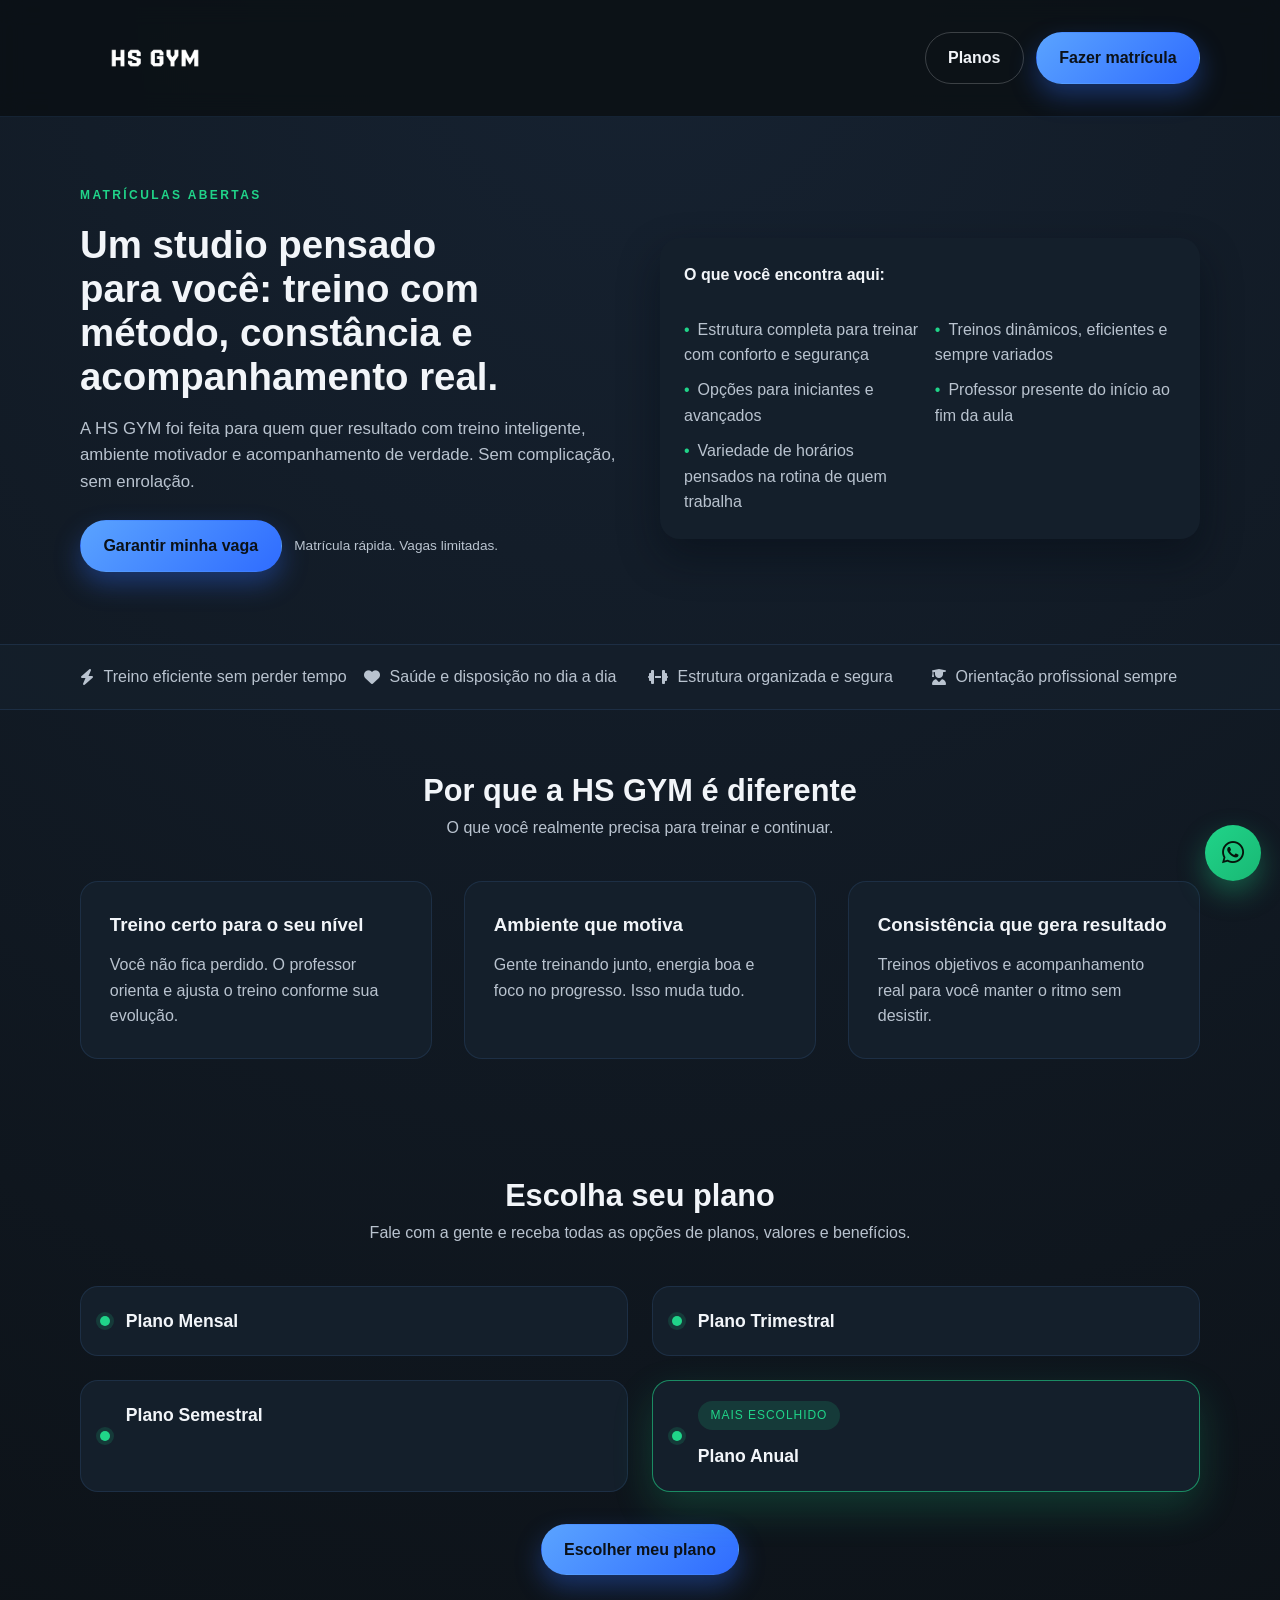
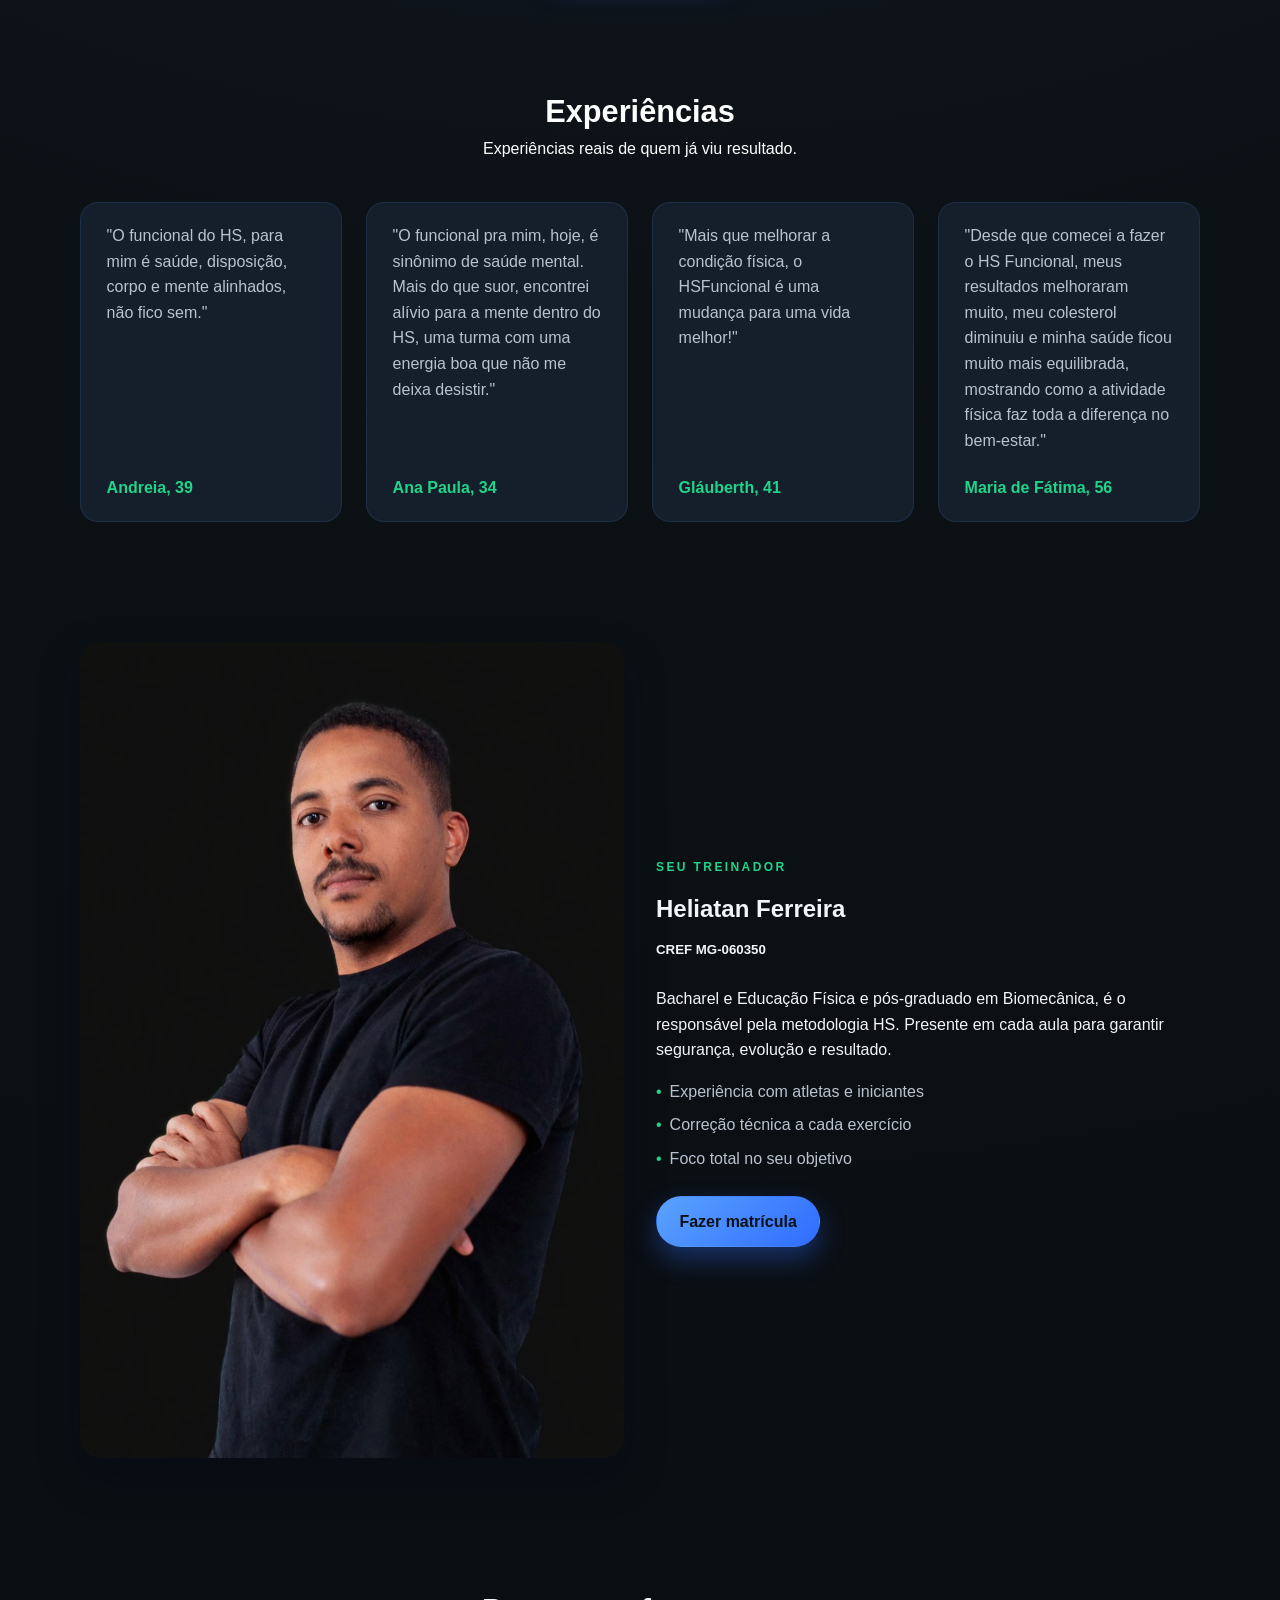
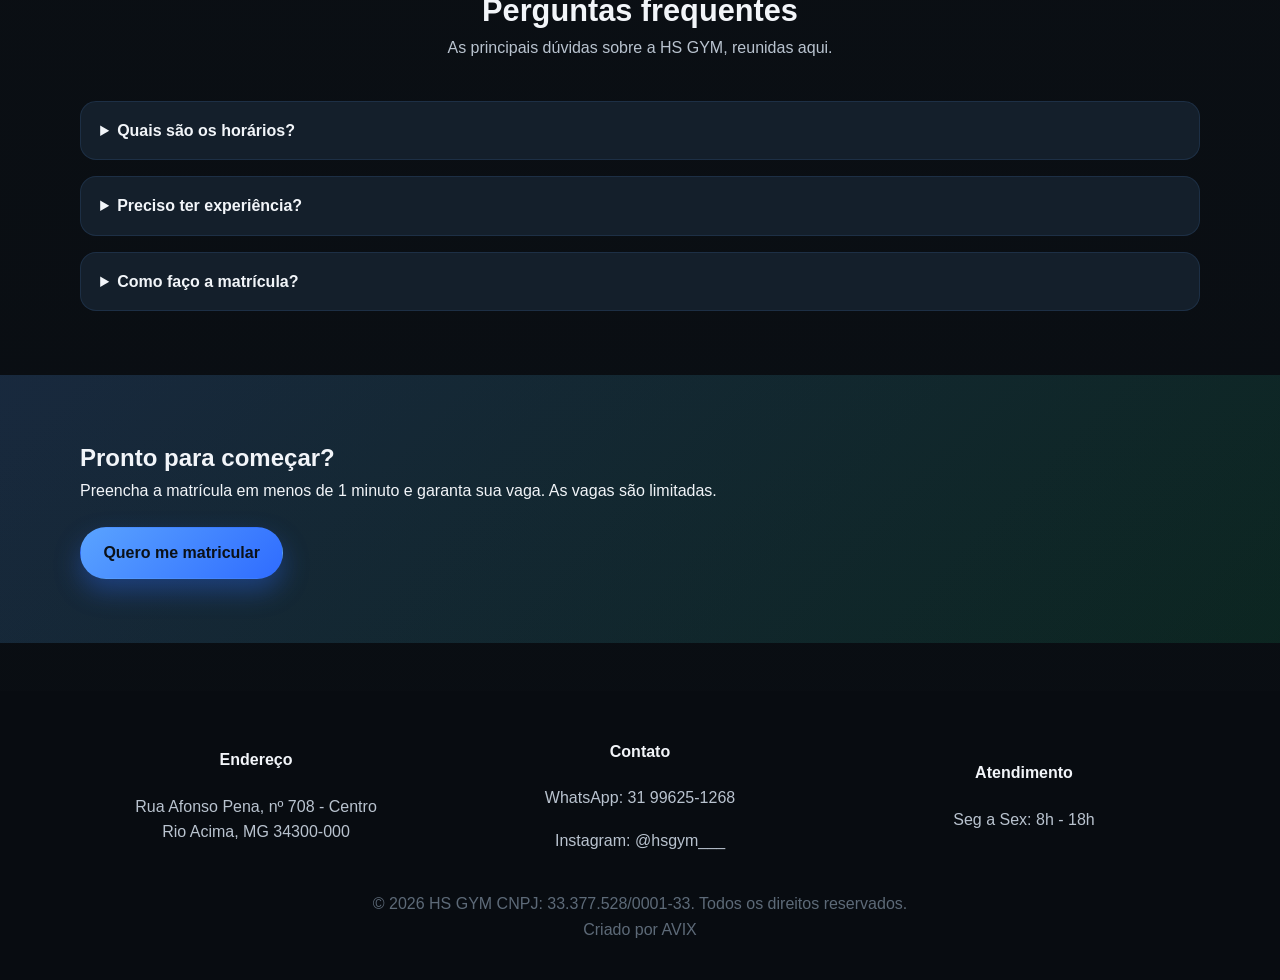
<file: index.html>
﻿<!DOCTYPE html>
<html lang="pt-br">
  <head>
    <meta charset="UTF-8" />
    <meta name="viewport" content="width=device-width, initial-scale=1.0" />
    <title>HS GYM | Matrículas Abertas</title>
    <link rel="stylesheet" href="cta.css" />
    <link
      rel="stylesheet"
      href="https://cdnjs.cloudflare.com/ajax/libs/font-awesome/6.5.1/css/all.min.css"
      integrity="sha512-DTOQO9RWCH3ppGqcWaEA1BIZOC6xxalwEsw9c2QQeAIftl+Vegovlnee1c9QX4TctnWMn13TZye+giMm8e2LwA=="
      crossorigin="anonymous"
      referrerpolicy="no-referrer"
    />
    <style>
      .social-proof .section-head h2,
      .social-proof .section-head p {
        color: #fff;
      }
      .social-proof .grid-4 {
        display: grid;
        grid-template-columns: repeat(4, 1fr);
        gap: 1.5rem;
        align-items: stretch;
      }
      .social-proof .quote {
        position: relative;
        height: 100%;
        min-height: 320px;
        display: flex;
        flex-direction: column;
        justify-content: space-between;
        background: var(--card);
        padding: 1.25rem 1.6rem;
        border-radius: 18px;
        border: 1px solid rgba(90, 163, 255, 0.12);
        text-align: left;
        overflow: hidden;
      }
      .social-proof .quote::after {
        content: '';
        position: absolute;
        top: 0;
        left: -130%;
        width: 60%;
        height: 100%;
        background: linear-gradient(
          90deg,
          transparent,
          rgba(255, 255, 255, 0.2),
          transparent
        );
        transform: skewX(-20deg);
        pointer-events: none;
      }
      .social-proof .quote.shine::after {
        animation: quoteShine 0.8s ease;
      }
      @keyframes quoteShine {
        from { left: -130%; }
        to { left: 130%; }
      }
      .social-proof .quote span {
        color: var(--accent);
        font-weight: 600;
        margin-top: 1rem;
      }
      .social-proof .quote p {
        color: var(--muted);
        margin: 0;
        flex: 1;
      }
      @media (max-width: 1024px) {
        .social-proof .grid-4 {
          display: flex;
          overflow-x: auto;
          scroll-snap-type: x mandatory;
          padding: 1rem 0 2rem;
        }
        .social-proof .quote {
          flex: 0 0 85%;
          max-width: 400px;
          min-height: 320px;
          scroll-snap-align: center;
        }
      }
    </style>
  </head>
  <body>
    <header class="topbar">
      <div class="container topbar-inner">
        <a class="brand" href="#inicio" aria-label="HS GYM">
          <img src="img/logo.png.png" alt="Logo HS GYM" />
        </a>
        <nav class="top-actions">
          <a class="btn btn-ghost" href="#planos">Planos</a>
          <a class="btn btn-primary js-enroll" href="https://forms.clickup.com/90132851194/f/2ky5cafu-353/3XN0VK53O9BMHIVTZN" target="_blank">
            Fazer matrícula
          </a>
        </nav>
      </div>
    </header>

    <main id="inicio">
      <section class="hero">
        <div class="container hero-grid">
          <div class="hero-copy">
            <span class="eyebrow">Matrículas abertas</span>
            <h1>
              Um  studio pensado para você: treino com método, constância e acompanhamento real.
            </h1>
            <p class="lead">
              A HS GYM foi feita para quem quer resultado com treino inteligente, ambiente
              motivador e acompanhamento de verdade. Sem complicação, sem enrolação.
            </p>
            <div class="hero-cta">
              <a class="btn btn-primary js-enroll" href="https://forms.clickup.com/90132851194/f/2ky5cafu-353/3XN0VK53O9BMHIVTZN" target="_blank">
                Garantir minha vaga
              </a>
              <span class="mini-note">Matrícula rápida. Vagas limitadas.</span>
            </div>
          </div>

          <div class="hero-visual">
            <div class="hero-card wide">
              <div class="hero-card-info">
                <strong>O que você encontra aqui:</strong>
              </div>
              <ul class="hero-list">
                <li>Estrutura completa para treinar com conforto e segurança</li>
                <li>Treinos dinâmicos, eficientes e sempre variados</li>
                <li>Opções para iniciantes e avançados</li>
                <li>Professor presente do início ao fim da aula</li>
                <li>Variedade de horários pensados na rotina de quem trabalha</li>
              </ul>
            </div>
          </div>
        </div>
      </section>

      <section class="strip">
        <div class="container strip-inner">
          <div class="strip-item">
            <i class="fa-solid fa-bolt"></i>
            <span>Treino eficiente sem perder tempo</span>
          </div>
          <div class="strip-item">
            <i class="fa-solid fa-heart"></i>
            <span>Saúde e disposição no dia a dia</span>
          </div>
          <div class="strip-item">
            <i class="fa-solid fa-dumbbell"></i>
            <span>Estrutura organizada e segura</span>
          </div>
          <div class="strip-item">
            <i class="fa-solid fa-user-graduate"></i>
            <span>Orientação profissional sempre</span>
          </div>
        </div>
      </section>

      <section class="benefits" id="beneficios">
        <div class="container">
          <div class="section-head">
            <h2>Por que a HS GYM é diferente</h2>
            <p>O que você realmente precisa para treinar e continuar.</p>
          </div>
          <div class="grid-3">
            <article class="card">
              <h3>Treino certo para o seu nível</h3>
              <p>Você não fica perdido. O professor orienta e ajusta o treino conforme sua evolução.</p>
            </article>
            <article class="card">
              <h3>Ambiente que motiva</h3>
              <p>Gente treinando junto, energia boa e foco no progresso. Isso muda tudo.</p>
            </article>
            <article class="card">
              <h3>Consistência que gera resultado</h3>
              <p>Treinos objetivos e acompanhamento real para você manter o ritmo sem desistir.</p>
            </article>
          </div>
        </div>
      </section>

      <section class="plans" id="planos">
        <div class="container">
          <div class="section-head">
            <h2>Escolha seu plano</h2>
            <p>Fale com a gente e receba todas as opções de planos, valores e benefícios.</p>
          </div>
          <div class="grid-4 plans-carousel">
            <article class="plan">
              <h3>Plano Mensal</h3>
            </article>
            <article class="plan">
              <h3>Plano Trimestral</h3>
            </article>
            <article class="plan">
              <h3>Plano Semestral</h3>
            </article>
            <article class="plan featured">
              <div class="tag">Mais escolhido</div>
              <h3>Plano Anual</h3>
            </article>
          </div>
          <div class="plans-dots" aria-hidden="true">
            <span class="dot active"></span>
            <span class="dot"></span>
            <span class="dot"></span>
            <span class="dot"></span>
          </div>
          <div style="text-align: center; margin-top: 2rem;">
            <a class="btn btn-primary js-enroll" href="https://forms.clickup.com/90132851194/f/2ky5cafu-353/3XN0VK53O9BMHIVTZN" target="_blank">Escolher meu plano</a>
          </div>
        </div>
      </section>

      <section class="social-proof" id="depoimentos">
        <div class="container">
          <div class="section-head">
            <h2>Experiências</h2>
            <p>Experiências reais de quem já viu resultado.</p>
          </div>
          <div class="grid-4">
            <article class="quote">
              <p>"O funcional do HS, para mim é saúde, disposição, corpo e mente alinhados, não fico sem."</p>
              <span>Andreia, 39</span>
            </article>
            <article class="quote">
              <p>"O funcional pra mim, hoje, é sinônimo de saúde mental. Mais do que suor, encontrei alívio para a mente dentro do HS, uma turma com uma energia boa que não me deixa desistir."</p>
              <span>Ana Paula, 34</span>
            </article>
            <article class="quote">
              <p>"Mais que melhorar a condição física, o HSFuncional é uma mudança para uma vida melhor!"</p>
              <span>Gláuberth, 41</span>
            </article>
            <article class="quote">
              <p>"Desde que comecei a fazer o HS Funcional, meus resultados melhoraram muito, meu colesterol diminuiu e minha saúde ficou muito mais equilibrada, mostrando como a atividade física faz toda a diferença no bem-estar."</p>
              <span>Maria de Fátima, 56</span>
            </article>
          </div>
        </div>
      </section>

      <section class="trainer" id="treinador">
        <div class="container trainer-grid">
          <div class="trainer-image">
            <img src="img/personal.png" alt="Heliatan Ferreira - Personal Trainer" />
          </div>
          <div class="trainer-info">
            <span class="eyebrow">Seu treinador</span>
            <h2>Heliatan Ferreira</h2>
            <h5>CREF MG-060350</h5> <br>
            <p>
             Bacharel e Educação Física e pós-graduado em Biomecânica, é o responsável pela metodologia HS. Presente em cada aula para garantir segurança, evolução e resultado.
            </p>
            <ul class="trainer-list">
              <li>Experiência com atletas e iniciantes</li>
              <li>Correção técnica a cada exercício</li>
              <li>Foco total no seu objetivo</li>
            </ul>
            <a class="btn btn-primary js-enroll" href="https://forms.clickup.com/90132851194/f/2ky5cafu-353/3XN0VK53O9BMHIVTZN" target="_blank">Fazer matrícula</a>
          </div>
        </div>
      </section>

      <section class="faq" id="faq">
        <div class="container">
          <div class="section-head">
            <h2>Perguntas frequentes</h2>
            <p>As principais dúvidas sobre a HS GYM, reunidas aqui.</p>
          </div>
          <div class="faq-grid">
            <details>
              <summary>Quais são os horários?</summary>
              <p>Segundas, Quartas e Sextas-feiras: 05h, 06h, 17h30, 18h30, 19h30 e 20h30.</p>
            </details>
            <details>
              <summary>Preciso ter experiência?</summary>
              <p>Não. Os treinos são adaptados para todos os níveis, do iniciante ao avançado.</p>
            </details>
            <details>
              <summary>Como faço a matrícula?</summary>
              <p>Clique em um dos botões de matrícula, preencha o formulário e a gente entra em contato com você.</p>
            </details>
          </div>
        </div>
      </section>

      <section class="cta-final" id="matricula">
        <div class="container cta-final-inner">
          <div>
            <h2>Pronto para começar?</h2>
            <p>
              Preencha a matrícula em menos de 1 minuto e garanta sua vaga. As vagas são
              limitadas.
            </p>
          </div>
          <div class="cta-buttons">
            <a class="btn btn-primary js-enroll" href="https://forms.clickup.com/90132851194/f/2ky5cafu-353/3XN0VK53O9BMHIVTZN" target="_blank">Quero me matricular</a>
          </div>
        </div>
      </section>
    </main>

    <footer class="footer">
      <div class="container footer-grid">
        <div>
          <h4>Endereço</h4>
          <p>Rua Afonso Pena, nº 708 - Centro<br />Rio Acima, MG 34300-000</p>
        </div>
        <div>
          <h4>Contato</h4>
          <p>WhatsApp: 31 99625-1268</p>
          <p>Instagram: @hsgym___</p>
        </div>
        <div>
          <h4>Atendimento</h4>
          <p>Seg a Sex: 8h - 18h</p>
        </div>
      </div>
      <p class="copyright">© 2026 HS GYM CNPJ: 33.377.528/0001-33. Todos os direitos reservados. <br> Criado por <a href="https://www.instagram.com/avix_infinity/?hl=en" target="_blank" style="color: inherit; text-decoration: none;">AVIX</a></p>
    </footer>

    <div class="sticky-cta">
      <a class="btn btn-primary js-enroll" href="https://forms.clickup.com/90132851194/f/2ky5cafu-353/3XN0VK53O9BMHIVTZN" target="_blank">Matricular</a>
    </div>

    <a
      class="whatsapp-support"
      href="https://api.whatsapp.com/send?phone=5531996251268&text=Preciso%20de%20suporte%20para%20realizar%20minha%20matr%C3%ADcula"
      target="_blank"
      aria-label="Suporte no WhatsApp"
    >
      <i class="fa-brands fa-whatsapp"></i>
    </a>

    <div class="modal-overlay" id="enroll-modal" aria-hidden="true">
      <div class="modal">
        <button class="modal-close" type="button" aria-label="Fechar">×</button>
        <h3>Matrícula enviada com sucesso</h3>
        <p>
          Obrigado por se matricular. Em breve nossa equipe entra em contato para
          confirmar os detalhes.
        </p>
        <div class="modal-actions">
          <a class="btn btn-outline" href="#beneficios">Conheça melhor a HS GYM</a>
          <a class="btn btn-primary" href="https://www.instagram.com/hsgym___/?hl=en" target="_blank">Ir para o Instagram</a>
        </div>
      </div>
    </div>

    <script>
      (function () {
        const modal = document.getElementById('enroll-modal');
        const closeBtn = modal.querySelector('.modal-close');
        const enrollLinks = document.querySelectorAll('.js-enroll');

        const openModal = () => {
          modal.classList.add('active');
          modal.setAttribute('aria-hidden', 'false');
        };

        const closeModal = () => {
          modal.classList.remove('active');
          modal.setAttribute('aria-hidden', 'true');
        };

        // Pop-up ativado
        enrollLinks.forEach((link) => {
          link.addEventListener('click', () => {
            setTimeout(openModal, 200);
          });
        });

        closeBtn.addEventListener('click', closeModal);
        modal.addEventListener('click', (event) => {
          if (event.target === modal) {
            closeModal();
          }
        });

        document.addEventListener('keydown', (event) => {
          if (event.key === 'Escape') {
            closeModal();
          }
        });

        const plansCarousel = document.querySelector('.plans-carousel');
        const dots = document.querySelectorAll('.plans-dots .dot');

        if (plansCarousel && dots.length) {
          const updateDots = () => {
            const cardWidth = plansCarousel.firstElementChild?.getBoundingClientRect().width || 1;
            const index = Math.round(plansCarousel.scrollLeft / (cardWidth + 16));
            dots.forEach((dot, i) => {
              dot.classList.toggle('active', i === index);
            });
          };

          plansCarousel.addEventListener('scroll', () => {
            window.requestAnimationFrame(updateDots);
          });

          updateDots();
        }

        const socialCarousel = document.querySelector('.social-proof .grid-4');
        const quoteCards = socialCarousel ? [...socialCarousel.querySelectorAll('.quote')] : [];

        if (socialCarousel && quoteCards.length) {
          let scrollTimeout;
          let activeIndex = -1;

          const getActiveCardIndex = () => {
            const viewportCenter = socialCarousel.scrollLeft + socialCarousel.clientWidth / 2;
            let closestIndex = 0;
            let closestDistance = Number.POSITIVE_INFINITY;

            quoteCards.forEach((card, i) => {
              const cardCenter = card.offsetLeft + card.offsetWidth / 2;
              const distance = Math.abs(cardCenter - viewportCenter);
              if (distance < closestDistance) {
                closestDistance = distance;
                closestIndex = i;
              }
            });

            return closestIndex;
          };

          const triggerShine = () => {
            const index = getActiveCardIndex();
            if (index === activeIndex) return;
            activeIndex = index;

            const activeCard = quoteCards[index];
            if (!activeCard) return;

            activeCard.classList.remove('shine');
            void activeCard.offsetWidth;
            activeCard.classList.add('shine');
            setTimeout(() => activeCard.classList.remove('shine'), 820);
          };

          socialCarousel.addEventListener('scroll', () => {
            clearTimeout(scrollTimeout);
            scrollTimeout = setTimeout(triggerShine, 120);
          });

          socialCarousel.addEventListener('touchend', () => {
            setTimeout(triggerShine, 120);
          });

          socialCarousel.addEventListener('mouseup', () => {
            setTimeout(triggerShine, 120);
          });

          triggerShine();
        }
      })();
    </script>
  </body>
</html>
</file>
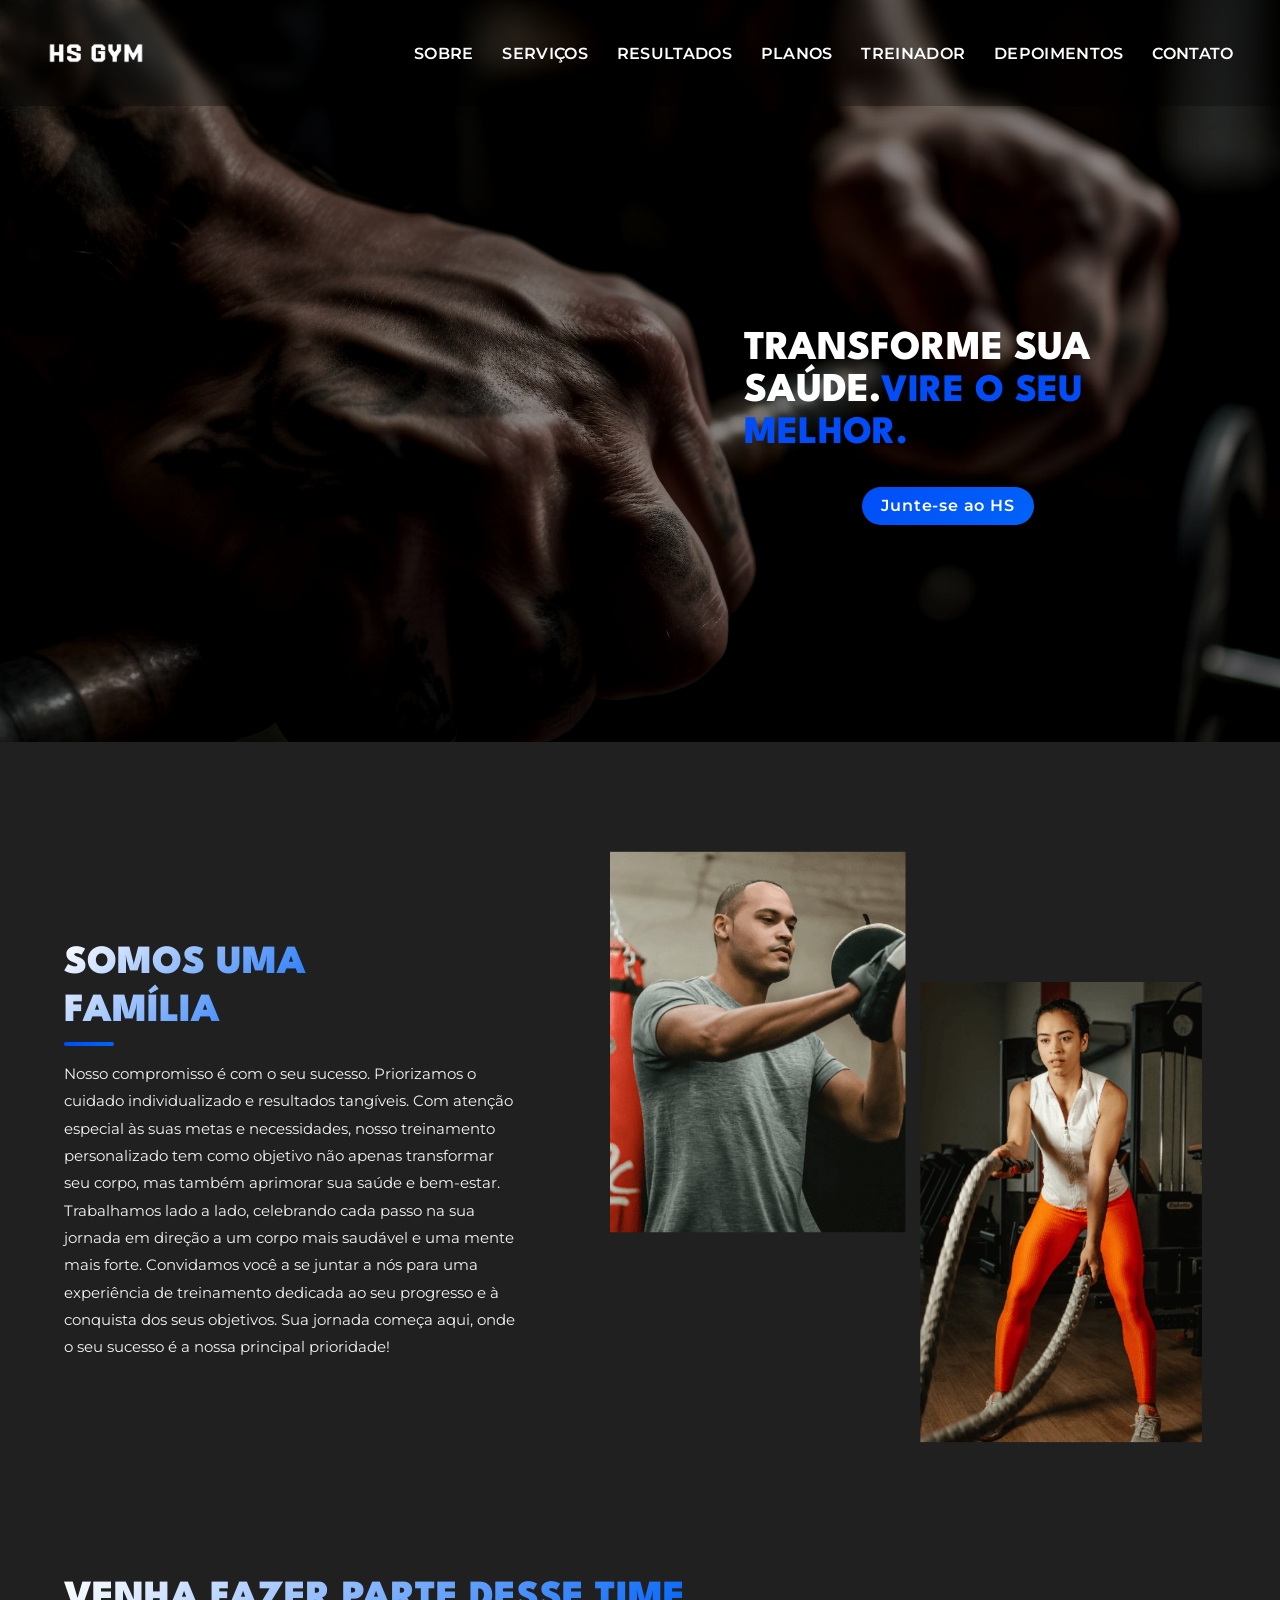
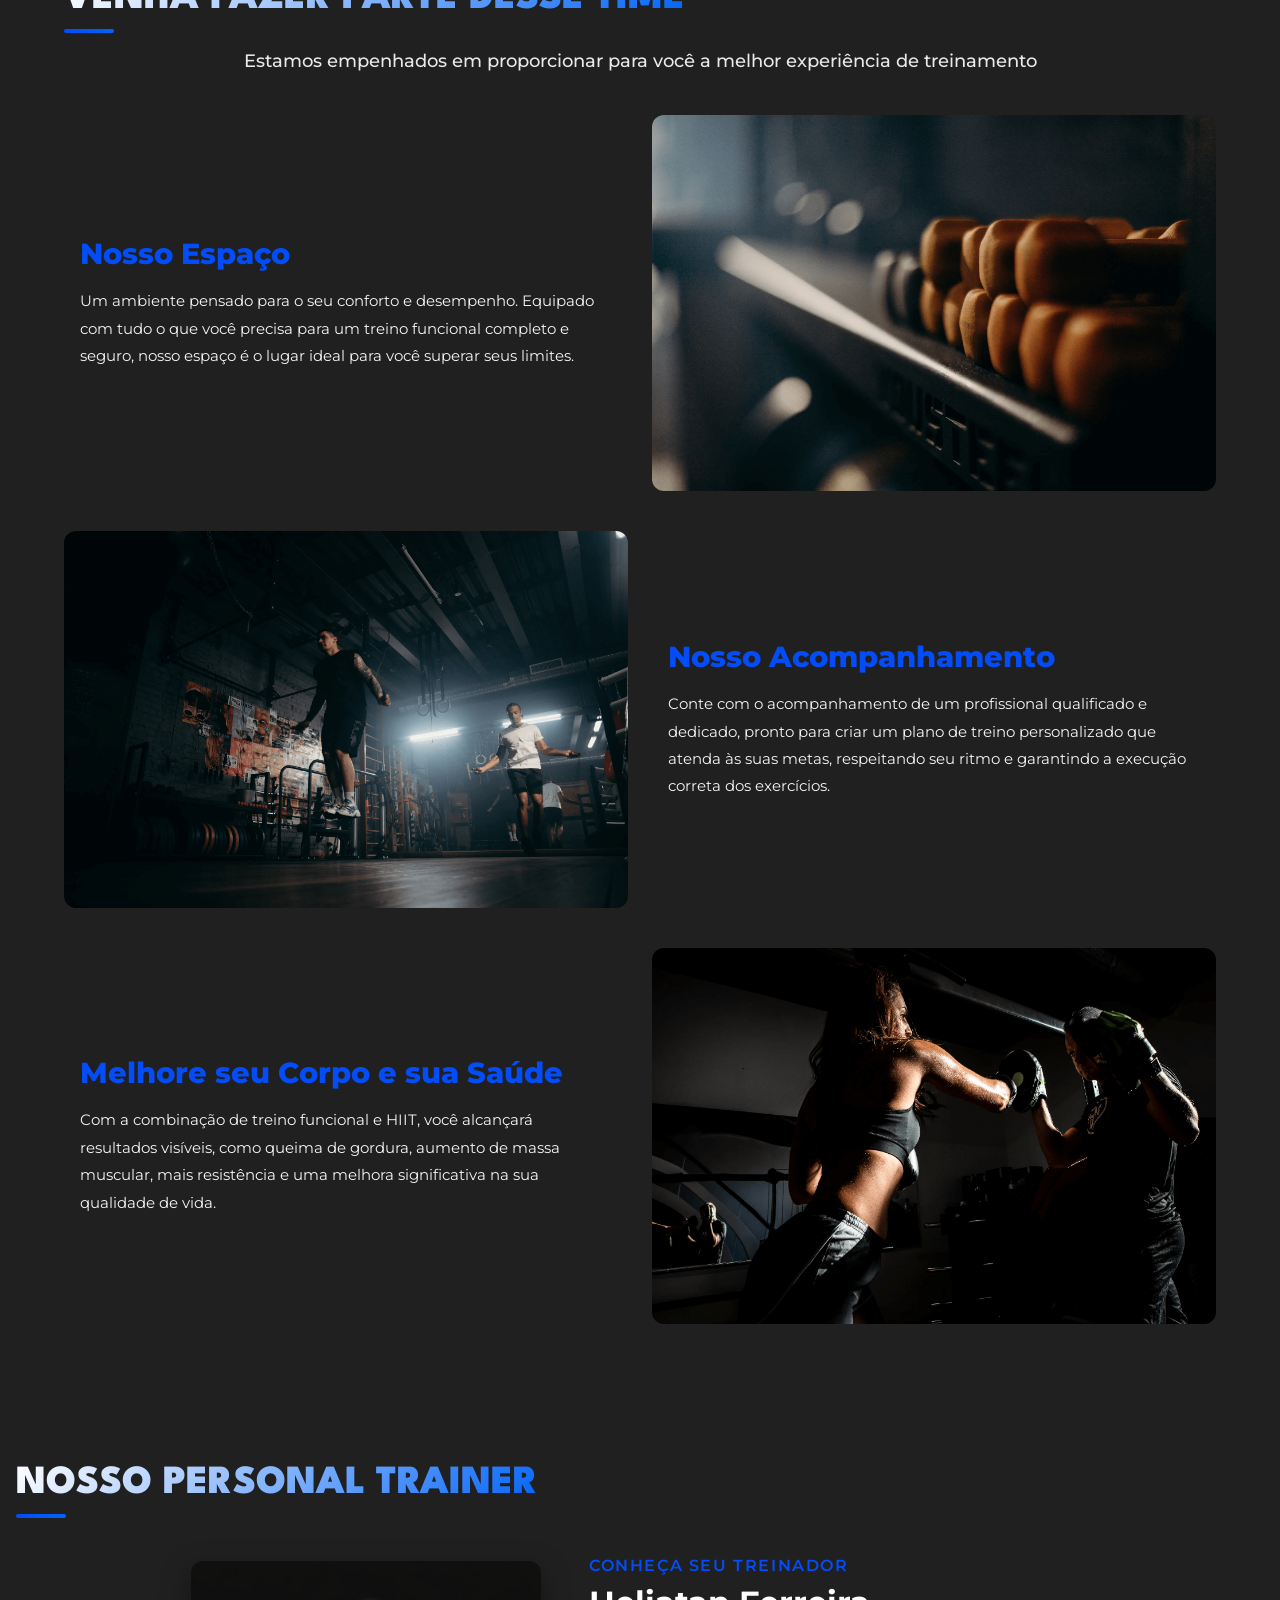
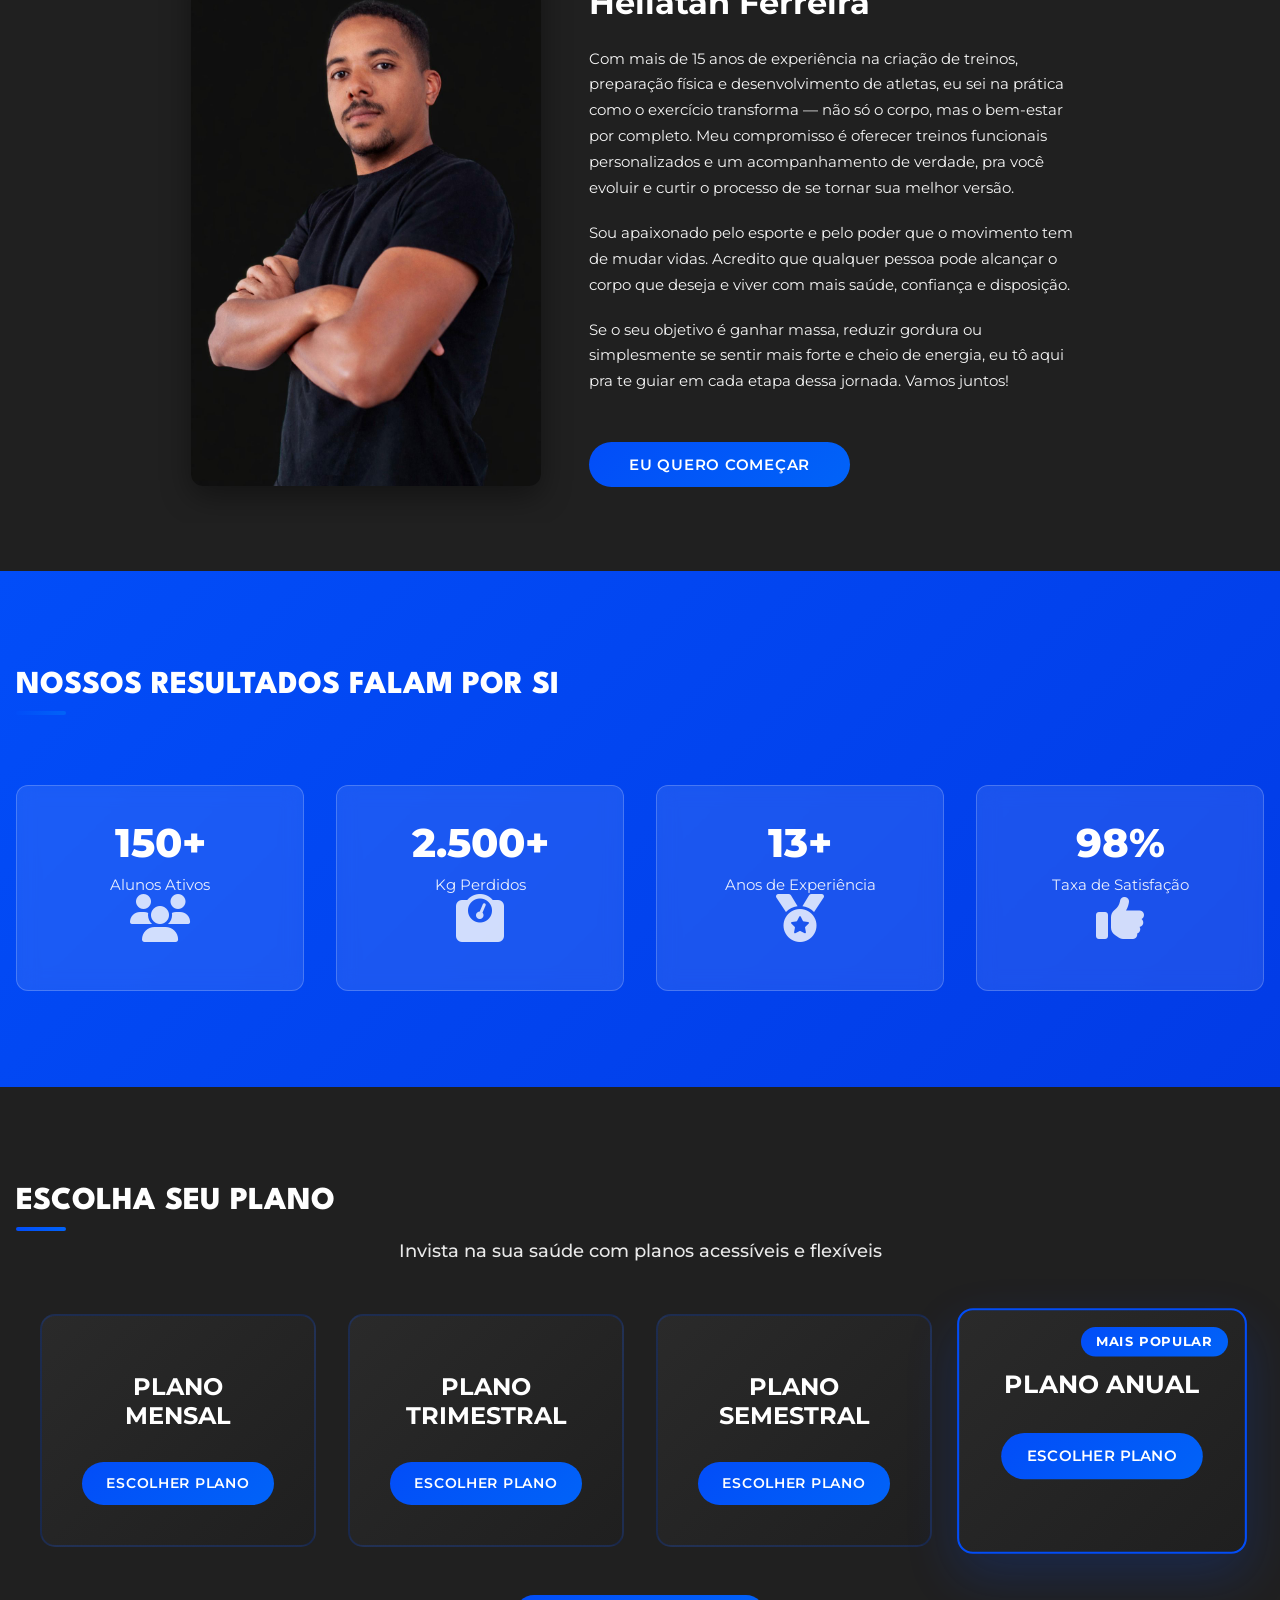
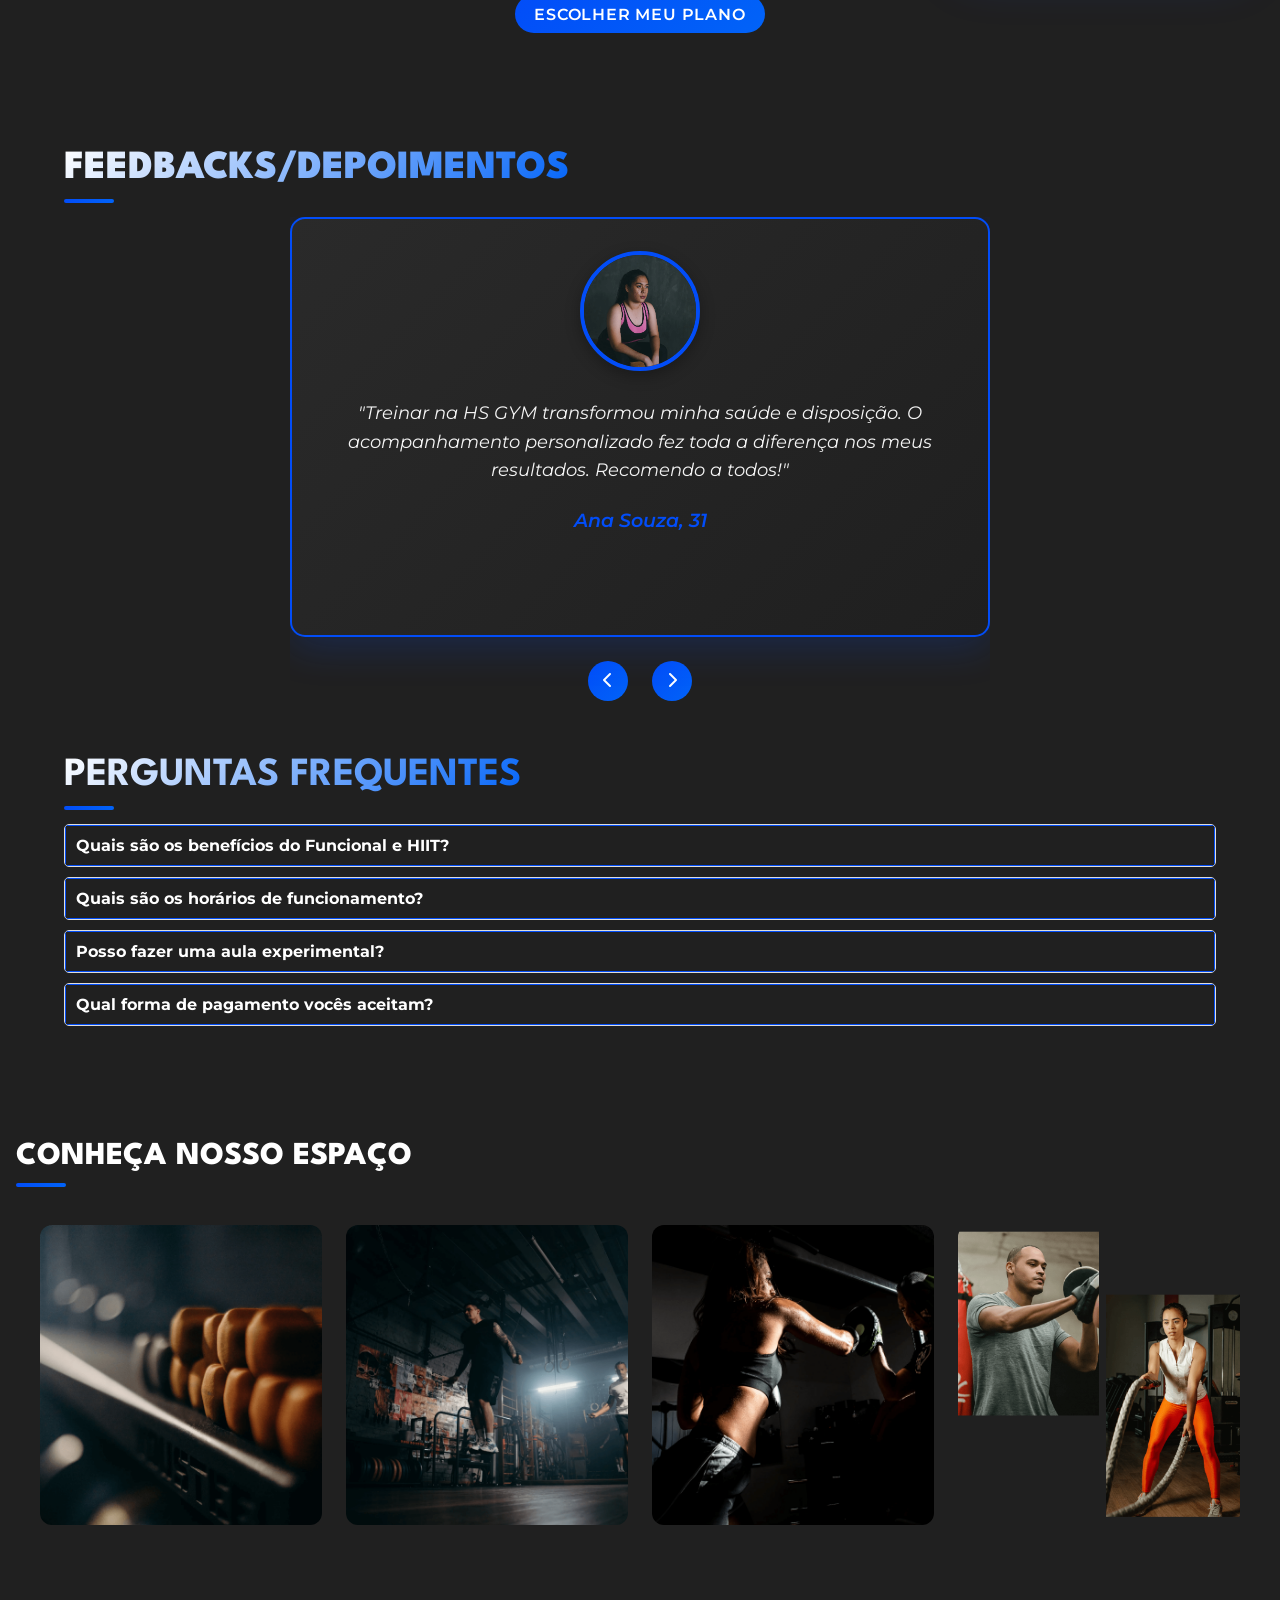
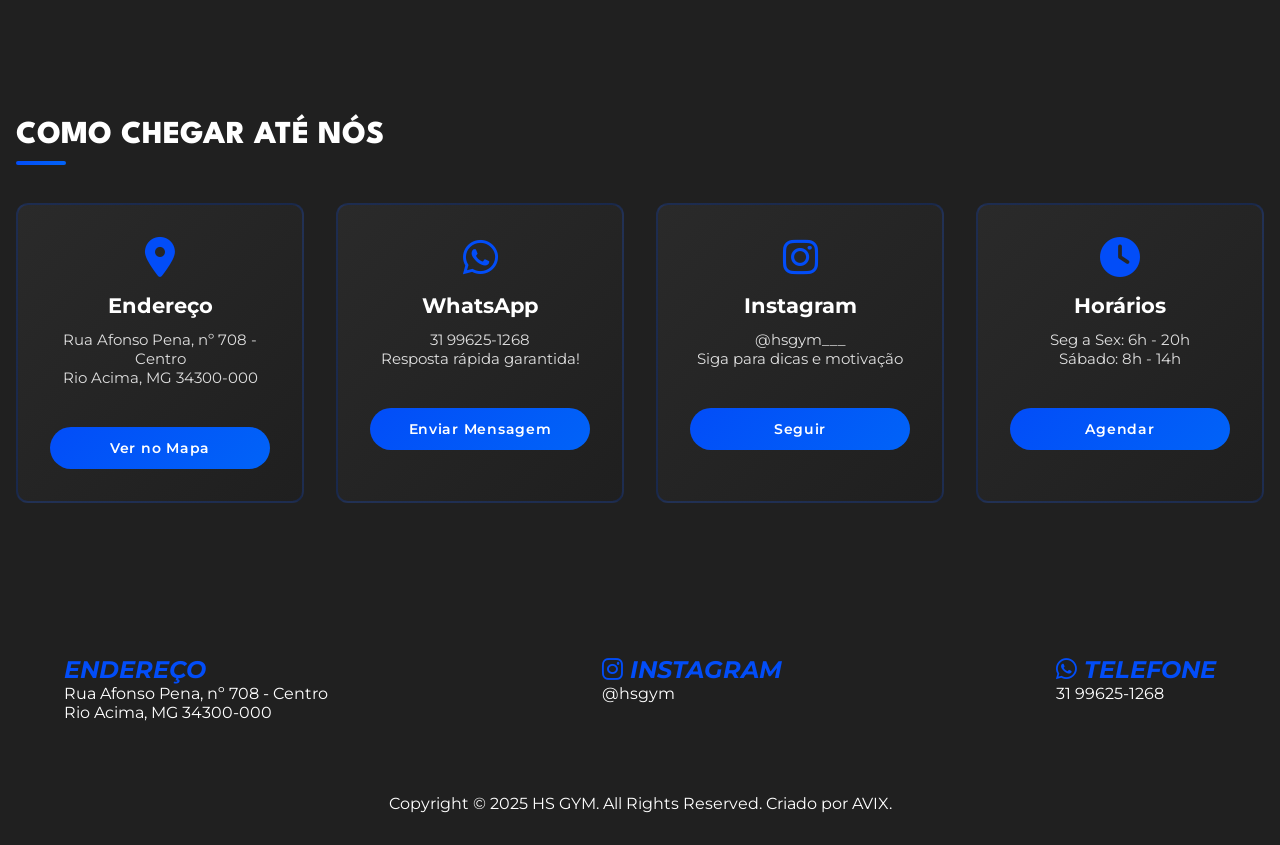
<file: index2.html>
<!DOCTYPE html>
<html lang="pt-br">
<head>
    <meta charset="UTF-8">
    <meta name="viewport" content="width=device-width, initial-scale=1.0">
    <title>HS GYM</title>

    <!-- External CSS link -->
    <link rel="stylesheet" href="style.css">
	
    <!-- Font Awesome (Ícones) -->
    <link rel="stylesheet" href="https://cdnjs.cloudflare.com/ajax/libs/font-awesome/6.5.1/css/all.min.css" integrity="sha512-DTOQO9RWCH3ppGqcWaEA1BIZOC6xxalwEsw9c2QQeAIftl+Vegovlnee1c9QX4TctnWMn13TZye+giMm8e2LwA==" crossorigin="anonymous" referrerpolicy="no-referrer" />

</head>
<body>
	<header class="main-header">
		<div class="container">
			<a href="#" class="header-logo-link">
				<img src="img/logo.png.png" alt="Logo HS GYM" class="header-logo">
			</a>
            <nav class="main-nav">
				<ul class="nav-links">
					<li><a href="#about">Sobre</a></li>
					<li><a href="#offer">Serviços</a></li>
					<li><a href="#stats">Resultados</a></li>
					<li><a href="#plans">Planos</a></li>
					<li><a href="#trainer">Treinador</a></li>
					<li><a href="#depoimentos">Depoimentos</a></li>
					<li><a href="#contato">Contato</a></li>
				</ul>
			</nav>
			<!-- Botões de Ação e Menu Hamburger -->
			<div class="header-actions">
				<button class="hamburger-menu" aria-label="Abrir menu" aria-expanded="false">
					<i class="fa-solid fa-bars"></i>
				</button>
			</div>
        </div>
    </header>
	<section class="hero" role="banner" aria-label="Hero"> 
		<div class="hero-bg" aria-hidden="true"></div>
		<div class="container hero-container">
			<div class="content hero-content">
				<h2 class="main-heading">Transforme sua saúde.<span>Vire o seu melhor.</span></h2>
				<a href="https://forms.clickup.com/90132851194/f/2ky5cafu-353/3XN0VK53O9BMHIVTZN" class="btn btn-join">Junte-se ao HS</a>
			</div>
		</div>
	</section>

	<section id="about" class="about fade-in">
		<div class="container">
			<div class="row">
				<div class="col about-content">
					<h2 class="heading">Somos uma<br>família</h2>

					<p class="para-line white">
						Nosso compromisso é com o seu sucesso. Priorizamos o cuidado individualizado e resultados tangíveis. Com atenção especial às suas metas e necessidades, nosso treinamento personalizado tem como objetivo não apenas transformar seu corpo, mas também aprimorar sua saúde e bem-estar. Trabalhamos lado a lado, celebrando cada passo na sua jornada em direção a um corpo mais saudável e uma mente mais forte. Convidamos você a se juntar a nós para uma experiência de treinamento dedicada ao seu progresso e à conquista dos seus objetivos. Sua jornada começa aqui, onde o seu sucesso é a nossa principal prioridade!
					</p>
				</div>
				<div class="col about-img">
					<img src="img/about.png" alt="About image" class="aboutImg">
				</div>
			</div>
		</div>
	</section>

	<section id="offer" class="offer fade-in">
		<div class="container">
			<h2 class="heading">VENHA FAZER PARTE DESSE TIME</h2>
			<p class="sub-heading white">
				Estamos empenhados em proporcionar para você a melhor experiência de treinamento 
			</p>

			<!-- Bloco 1: Espaço -->
			<div class="offer-block">
				<div class="offer-text">
					<h3 class="offer-title">Nosso Espaço</h3>
					<p class="para-line white">Um ambiente pensado para o seu conforto e desempenho. Equipado com tudo o que você precisa para um treino funcional completo e seguro, nosso espaço é o lugar ideal para você superar seus limites.</p>
				</div>
				<div class="offer-image">
					<img src="img/tour.png" alt="Alunos treinando no espaço da HS GYM">
				</div>
			</div>

			<!-- Bloco 2: Personal Trainer -->
			<div class="offer-block reverse">
				<div class="offer-text">
					<h3 class="offer-title">Nosso Acompanhamento </h3>
					<p class="para-line white">Conte com o acompanhamento de um profissional qualificado e dedicado, pronto para criar um plano de treino personalizado que atenda às suas metas, respeitando seu ritmo e garantindo a execução correta dos exercícios.</p>
				</div>
				<div class="offer-image">
					<img src="img/classes.png" alt="Personal trainer da HS GYM auxiliando um aluno">
				</div>
			</div>

			<!-- Bloco 3: Saúde e Corpo -->
			<div class="offer-block">
				<div class="offer-text">
					<h3 class="offer-title">Melhore seu Corpo e sua Saúde</h3>
					<p class="para-line white">Com a combinação de treino funcional e HIIT, você alcançará resultados visíveis, como queima de gordura, aumento de massa muscular, mais resistência e uma melhora significativa na sua qualidade de vida.</p>
				</div>
				<div class="offer-image">
					<img src="img/training.png" alt="Pessoa demonstrando saúde e bem-estar">
				</div>
			</div>

		</div>
	</section>

	<section id="trainer" class="trainer fade-in">
		<div class="container">
			<h2 class="heading">NOSSO PERSONAL TRAINER</h2>
			<div class="trainer-content">
				<div class="trainer-image">
					<img src="img/personal.png" alt="Heliatan Ferreira - Personal Trainer" class="trainer-photo">
				</div>
				<div class="trainer-info">
					<h3 class="trainer-subtitle">CONHEÇA SEU TREINADOR</h3>
					<h4 class="trainer-name">Heliatan Ferreira</h4>
					<div class="trainer-text">
						<p class="para-line white">Com mais de 15 anos de experiência na criação de treinos, preparação física e desenvolvimento de atletas, eu sei na prática como o exercício transforma — não só o corpo, mas o bem-estar por completo. Meu compromisso é oferecer treinos funcionais personalizados e um acompanhamento de verdade, pra você evoluir e curtir o processo de se tornar sua melhor versão.</p>
						
						<p class="para-line white">Sou apaixonado pelo esporte e pelo poder que o movimento tem de mudar vidas. Acredito que qualquer pessoa pode alcançar o corpo que deseja e viver com mais saúde, confiança e disposição.</p>
						
						<p class="para-line white">Se o seu objetivo é ganhar massa, reduzir gordura ou simplesmente se sentir mais forte e cheio de energia, eu tô aqui pra te guiar em cada etapa dessa jornada. Vamos juntos!</p>
					</div>
					<a href="https://forms.clickup.com/90132851194/f/2ky5cafu-353/3XN0VK53O9BMHIVTZN" class="btn btn-start">EU QUERO COMEÇAR</a>
				</div>
			</div>
		</div>
	</section>

	<section id="stats" class="stats fade-in">
		<div class="container">
			<h2 class="heading">NOSSOS RESULTADOS FALAM POR SI</h2>
			<div class="stats-grid">
				<div class="stat-card">
					<div class="stat-number">150+</div>
					<div class="stat-label">Alunos Ativos</div>
					<i class="fa-solid fa-users"></i>
				</div>
				<div class="stat-card">
					<div class="stat-number">2.500+</div>
					<div class="stat-label">Kg Perdidos</div>
					<i class="fa-solid fa-weight-scale"></i>
				</div>
				<div class="stat-card">
					<div class="stat-number">13+</div>
					<div class="stat-label">Anos de Experiência</div>
					<i class="fa-solid fa-medal"></i>
				</div>
				<div class="stat-card">
					<div class="stat-number">98%</div>
					<div class="stat-label">Taxa de Satisfação</div>
					<i class="fa-solid fa-thumbs-up"></i>
				</div>
			</div>
		</div>
	</section>


	<section id="plans" class="plans fade-in">
		<div class="container">
			<h2 class="heading">ESCOLHA SEU PLANO</h2>
			<p class="sub-heading white">Invista na sua saúde com planos acessíveis e flexíveis</p>
				<div class="plans-grid">
					<div class="plan-card">
						<h3 class="plan-title">PLANO MENSAL</h3>
						<a href="https://forms.clickup.com/90132851194/f/2ky5cafu-353/3XN0VK53O9BMHIVTZN" class="btn btn-plan">ESCOLHER PLANO</a>
					</div>

					<div class="plan-card">
						<h3 class="plan-title">PLANO TRIMESTRAL</h3>
						<a href="https://forms.clickup.com/90132851194/f/2ky5cafu-353/3XN0VK53O9BMHIVTZN" class="btn btn-plan">ESCOLHER PLANO</a>
					</div>

					<div class="plan-card">
						<h3 class="plan-title">PLANO SEMESTRAL</h3>
						<a href="https://forms.clickup.com/90132851194/f/2ky5cafu-353/3XN0VK53O9BMHIVTZN" class="btn btn-plan">ESCOLHER PLANO</a>
					</div>

					<div class="plan-card featured">
						<div class="plan-badge">MAIS POPULAR</div>
						<h3 class="plan-title">PLANO ANUAL</h3>
						<a href="https://forms.clickup.com/90132851194/f/2ky5cafu-353/3XN0VK53O9BMHIVTZN" class="btn btn-plan">ESCOLHER PLANO</a>
					</div>
				</div>
				<div style="text-align: center; margin-top: 2rem;">
					<a href="https://forms.clickup.com/90132851194/f/2ky5cafu-353/3XN0VK53O9BMHIVTZN" class="btn btn-join">ESCOLHER MEU PLANO</a>
				</div>
		</div>
	</section>

	<section id="depoimentos" class="testimonial fade-in">
		<div class="container">
			<h2 class="heading">
				FEEDBACKS/DEPOIMENTOS
			</h2>

			<div class="testimonial-carousel">
                <div class="carousel-wrapper">
                    <!-- Depoimento 1 -->
                    <div class="review-card active">
                        <img src="img/author-a.png" alt="Foto de Ana Souza" class="author-pic">
                        <div class="review-content">
                            <p class="review para-line white">"Treinar na HS GYM transformou minha saúde e disposição. O acompanhamento personalizado fez toda a diferença nos meus resultados. Recomendo a todos!"</p>
                            <p class="author-name">Ana Souza, 31</p>
                        </div>
                    </div>
                    <!-- Depoimento 2 -->
                    <div class="review-card">
                        <img src="img/author-b.png" alt="Foto de Carlos Lima" class="author-pic">
                        <div class="review-content">
                            <p class="review para-line white">"A energia contagiante e o profissionalismo do personal trainer me motivam a cada treino. Nunca me senti tão bem e confiante com meu corpo."</p>
                            <p class="author-name">Carlos Lima, 28</p>
                        </div>
                    </div>
                    <!-- Depoimento 3 -->
                    <div class="review-card">
                        <img src="img/author-c.png" alt="Foto de Mariana Costa" class="author-pic">
                        <div class="review-content">
                            <p class="review para-line white">"Resultados incríveis em pouco tempo! O método de treino funcional e HIIT é desafiador e muito eficaz. Estou amando a minha evolução."</p>
                            <p class="author-name">Mariana Costa, 44</p>
                        </div>
                    </div>
                </div>
                <div class="carousel-nav">
                    <button class="carousel-btn prev-btn"><i class="fa-solid fa-chevron-left"></i></button>
                    <button class="carousel-btn next-btn"><i class="fa-solid fa-chevron-right"></i></button>
                </div>
            </div>
		</div>
	</section>
<br>
	<section id="faq" class="testimonial fade-in">
		<div class="container">
			<h2 class="heading">
				<strong>PERGUNTAS FREQUENTES</strong>
			</h2>
	
			<div class="accordion">
				<!-- ... -->
				<div class="accordion-item">
					<div class="accordion-title white"><strong>Quais são os benefícios do Funcional e HIIT?</strong></div>
					<div class="accordion-content">
						<p class="faq-answer">Os benefícios do treino Funcional e HIIT incluem a melhora da resistência e força, a queima eficiente de calorias, um treino adaptável para todos os níveis de condicionamento, e o aumento da agilidade e coordenação.</p>
					</div>
				</div>
				<!-- ... -->
				<div class="accordion-item">
					<div class="accordion-title white"><strong>Quais são os horários de funcionamento?</strong></div>
					<div class="accordion-content">
						<p class="faq-answer">Os horários para as atividades são às segundas, quartas e sextas-feiras nos seguintes horários: 06h, 18:30h e 19:30h.</p>
					</div>
				</div>
				<!-- ... -->
				<div class="accordion-item">
					<div class="accordion-title white"><strong>Posso fazer uma aula experimental?</strong></div>
					<div class="accordion-content">
						<p class="faq-answer">Claro! Fico ansioso para recebê-lo(a) em uma aula experimental. <br> Por favor, avise-me quando estiver pronto(a) para que eu possa verificar as vagas disponíveis e organizar sua participação. Aguardo seu contato!</p>
					</div>
				</div>
				<!-- ... -->
				<div class="accordion-item">
					<div class="accordion-title white"><strong>Qual forma de pagamento vocês aceitam?</strong></div>
					<div class="accordion-content">
						<p class="faq-answer">Em relação aos pagamento, aceitamos via Pix ou em espécie, você escolhe a opção que seja mais cômoda para você. <br> 
							Caso tenha alguma dúvida ou precise de mais informações, entre em contato que estaremos a disposição para ajudar.
						</p>
					</div>
				</div>
			</div>
		</div>
	</section>

	<section id="galeria" class="gallery fade-in">
		<div class="container">
			<h2 class="heading">CONHEÇA NOSSO ESPAÇO</h2>
			<div class="gallery-grid">
				<div class="gallery-item">
					<img src="img/tour.png" alt="Espaço HS GYM" class="gallery-img">
					<div class="gallery-overlay">
						<a href="img/tour.png" class="gallery-link" data-lightbox="gallery">
							<i class="fa-solid fa-magnifying-glass"></i>
						</a>
					</div>
				</div>
				<div class="gallery-item">
					<img src="img/classes.png" alt="Aula de Treino" class="gallery-img">
					<div class="gallery-overlay">
						<a href="img/classes.png" class="gallery-link" data-lightbox="gallery">
							<i class="fa-solid fa-magnifying-glass"></i>
						</a>
					</div>
				</div>
				<div class="gallery-item">
					<img src="img/training.png" alt="Treinamento" class="gallery-img">
					<div class="gallery-overlay">
						<a href="img/training.png" class="gallery-link" data-lightbox="gallery">
							<i class="fa-solid fa-magnifying-glass"></i>
						</a>
					</div>
				</div>
				<div class="gallery-item">
					<img src="img/about.png" alt="Alunos Treinando" class="gallery-img">
					<div class="gallery-overlay">
						<a href="img/about.png" class="gallery-link" data-lightbox="gallery">
							<i class="fa-solid fa-magnifying-glass"></i>
						</a>
					</div>
				</div>
			</div>
		</div>
	</section>
	<section id="contato" class="contact-info fade-in">
		<div class="container">
			<h2 class="heading">COMO CHEGAR ATÉ NÓS</h2>
			<div class="contact-methods">
				<div class="contact-card">
					<i class="fa-solid fa-location-dot"></i>
					<h3>Endereço</h3>
					<p>Rua Afonso Pena, nº 708 - Centro<br>Rio Acima, MG 34300-000</p>
					<a href="https://maps.app.goo.gl/UcWevuHY8ULdnqnh8" target="_blank" class="btn btn-contact">Ver no Mapa</a>
				</div>

				<div class="contact-card">
					<i class="fa-brands fa-whatsapp"></i>
					<h3>WhatsApp</h3>
					<p>31 99625-1268<br>Resposta rápida garantida!</p>
					<a href="https://api.whatsapp.com/send?phone=5531996251268&text=Ol%C3%A1,%20quero%20saber%20mais%20sobre%20a%20HS%20GYM" target="_blank" class="btn btn-contact">Enviar Mensagem</a>
				</div>

				<div class="contact-card">
					<i class="fa-brands fa-instagram"></i>
					<h3>Instagram</h3>
					<p>@hsgym___<br>Siga para dicas e motivação</p>
					<a href="https://www.instagram.com/hsgym___" target="_blank" class="btn btn-contact">Seguir</a>
				</div>

				<div class="contact-card">
					<i class="fa-solid fa-clock"></i>
					<h3>Horários</h3>
					<p>Seg a Sex: 6h - 20h<br>Sábado: 8h - 14h</p>
					<a href="https://api.whatsapp.com/send?phone=5531996251268&text=Qual%20hor%C3%A1rio%20dispo%C3%ADvel%20para%20aula%20experimental%3F" class="btn btn-contact">Agendar</a>
				</div>
			</div>
		</div>
	</section>
	
	<footer class="footer-bottom">
		<div class="container">
			<div class="row">
				<div class="col">
					<div class="address">
						<h2 class="contact-heading">
							Endereço
						</h2>
						<p class="contact-para-line white">
							<a href="https://maps.app.goo.gl/UcWevuHY8ULdnqnh8" target="_blank">Rua Afonso Pena, nº 708 - Centro<br>Rio Acima, MG 34300-000
							</a>
						</p>
					</div>
				</div>
				<div class="col">
					<div class="mail">
						<h2 class="contact-heading">
							<a href="https://www.instagram.com/hsgym___" target="_blank"><i class="fa-brands fa-instagram"></i> Instagram</a>
						</h2>
						<p class="contact-para-line white">
							@hsgym
						</p>
					</div>
				</div>
				<div class="col">
					<div class="number">
						<h2 class="contact-heading">
							<a href="https://api.whatsapp.com/send?phone=5531996251268&text=Ol%C3%A1,%20quero%20saber%20mais%20sobre%20a%20HS%20GYM"><i class="fa-brands fa-whatsapp"></i> Telefone</a>
						</h2>
						<p class="contact-para-line white">
							31 99625-1268
						</p>
					</div>
				</div>
			</div>
		</div>
		<div class="footer-credit">
			Copyright © 2025 HS GYM. All Rights Reserved. Criado por <a href="https://www.instagram.com/avix_infinity/?hl=en" target="_blank">AVIX</a>.
		</div>
	</footer>

	<!-- Botão Voltar ao Topo -->
	<a id="back-to-top" href="#" class="back-to-top-btn"><i class="fa-solid fa-arrow-up"></i></a>

	<script src="script.js" defer></script>

</body>
</html>
</file>
<file: cta.css>
﻿:root {
  --bg: #0c1116;
  --bg-soft: #111a24;
  --card: #141f2b;
  --accent: #20d489;
  --accent-strong: #19b874;
  --primary: #5aa3ff;
  --text: #f2f5f9;
  --muted: #b9c3cf;
  --shadow: 0 18px 40px rgba(5, 10, 20, 0.45);
}

@import url('https://fonts.googleapis.com/css2?family=Manrope:wght@300;400;600;700&family=Sora:wght@400;600;700&display=swap');

* {
  margin: 0;
  padding: 0;
  box-sizing: border-box;
}

body {
  font-family: 'Manrope', sans-serif;
  background: radial-gradient(circle at top, #162231 0%, #0c1116 45%, #090d12 100%);
  color: var(--text);
  line-height: 1.6;
}

html,
body {
  width: 100%;
  overflow-x: hidden;
}

a {
  color: inherit;
  text-decoration: none;
}

img {
  max-width: 100%;
  display: block;
}

.container {
  width: min(1120px, 92%);
  margin: 0 auto;
}

.topbar {
  position: sticky;
  top: 0;
  z-index: 10;
  background: rgba(12, 17, 22, 0.9);
  backdrop-filter: blur(12px);
  border-bottom: 1px solid rgba(90, 163, 255, 0.12);
}

.topbar-inner {
  display: flex;
  align-items: center;
  justify-content: space-between;
  padding: 1rem 0;
}

.brand img {
  width: 150px;
}

.top-actions {
  display: flex;
  gap: 0.75rem;
  align-items: center;
}

.btn {
  display: inline-flex;
  align-items: center;
  justify-content: center;
  gap: 0.5rem;
  padding: 0.75rem 1.4rem;
  border-radius: 999px;
  font-weight: 600;
  transition: all 0.2s ease;
  border: 1px solid transparent;
}

.btn-primary {
  background: linear-gradient(135deg, var(--primary), #2f6cff);
  color: #0b1118;
  box-shadow: 0 12px 26px rgba(47, 108, 255, 0.35);
}

.btn-primary:hover {
  transform: translateY(-2px);
}

.btn-whatsapp {
  background: linear-gradient(135deg, var(--accent), var(--accent-strong));
  color: #06140b;
}

.btn-ghost {
  border: 1px solid rgba(255, 255, 255, 0.2);
  color: var(--text);
}

.btn-outline {
  border: 1px solid rgba(90, 163, 255, 0.4);
  color: var(--text);
}

.hero {
  padding: 4rem 0 3rem;
}

.hero-grid {
  display: grid;
  grid-template-columns: repeat(auto-fit, minmax(280px, 1fr));
  gap: 2.5rem;
  align-items: center;
}

.hero-copy h1 {
  font-family: 'Sora', sans-serif;
  font-size: clamp(1.9rem, 3vw, 3.1rem);
  line-height: 1.15;
  margin: 1rem 0;
  max-width: 20ch;
}

.hero-copy h1 span {
  color: var(--primary);
}

.eyebrow {
  text-transform: uppercase;
  letter-spacing: 0.2em;
  font-size: 0.75rem;
  color: var(--accent);
  font-weight: 600;
}

.lead {
  color: var(--muted);
  font-size: 1.05rem;
}

.hero-cta {
  display: flex;
  flex-wrap: wrap;
  gap: 0.8rem;
  margin: 1.5rem 0;
  align-items: center;
}

.trust {
  display: grid;
  grid-template-columns: repeat(auto-fit, minmax(200px, 1fr));
  gap: 1rem;
}

.trust-item {
  display: flex;
  gap: 0.75rem;
  background: var(--card);
  padding: 0.9rem;
  border-radius: 16px;
  border: 1px solid rgba(90, 163, 255, 0.15);
}

.trust-item i {
  color: var(--accent);
  font-size: 1.4rem;
}

.trust-item span {
  color: var(--muted);
  font-size: 0.85rem;
}

.hero-visual {
  display: grid;
  gap: 1rem;
  width: 100%;
}

.hero-card {
  background: var(--card);
  border-radius: 20px;
  overflow: hidden;
  box-shadow: var(--shadow);
  width: 100%;
}

.hero-card-info {
  padding: 1rem;
}

.hero-card-info span {
  color: var(--muted);
  font-size: 0.9rem;
}

.hero-card.wide {
  grid-column: span 2;
}

.strip {
  padding: 1.2rem 0;
  background: rgba(20, 31, 43, 0.75);
  border-top: 1px solid rgba(90, 163, 255, 0.12);
  border-bottom: 1px solid rgba(90, 163, 255, 0.12);
}

.strip-inner {
  display: grid;
  grid-template-columns: repeat(auto-fit, minmax(180px, 1fr));
  gap: 1rem;
  align-items: center;
}

.strip-item {
  display: flex;
  gap: 0.6rem;
  align-items: center;
  color: var(--muted);
}

.section-head {
  text-align: center;
  margin-bottom: 2rem;
}

.section-head h2 {
  font-family: 'Sora', sans-serif;
  font-size: clamp(1.6rem, 2.4vw, 2.4rem);
}

.section-head p {
  color: var(--muted);
}

.grid-3 {
  display: grid;
  grid-template-columns: repeat(auto-fit, minmax(240px, 1fr));
  gap: 1.5rem;
}

.grid-4 {
  display: grid;
  grid-template-columns: repeat(4, minmax(0, 1fr));
  gap: 1.5rem;
}

.plans .grid-4 {
  grid-template-columns: repeat(2, minmax(0, 1fr));
}

.plans .plans-dots {
  display: none;
}

.card,
.plan,
.quote {
  background: var(--card);
  border-radius: 18px;
  padding: 1.5rem;
  border: 1px solid rgba(90, 163, 255, 0.12);
}

.card h3,
.plan h3 {
  font-family: 'Sora', sans-serif;
  margin-bottom: 0.75rem;
}

.card p,
.plan ul,
.quote p {
  color: var(--muted);
}

.plan ul {
  list-style: none;
  display: grid;
  gap: 0.5rem;
  margin: 1rem 0 1.5rem;
}

.plan li::before {
  content: '✔';
  color: var(--accent);
  margin-right: 0.5rem;
}

.plan.featured {
  border: 1px solid rgba(32, 212, 137, 0.6);
  box-shadow: 0 16px 40px rgba(32, 212, 137, 0.2);
}

.plans .plan {
  position: relative;
  padding: 1.25rem 1.6rem 1.25rem 2.8rem;
}

.plans .plan::before {
  content: '';
  position: absolute;
  left: 1.2rem;
  top: 50%;
  transform: translateY(-50%);
  width: 10px;
  height: 10px;
  border-radius: 999px;
  background: var(--accent);
  box-shadow: 0 0 0 4px rgba(32, 212, 137, 0.15);
}

.plans .plan h3 {
  margin: 0;
  font-size: 1.1rem;
}

.tag {
  display: inline-block;
  background: rgba(32, 212, 137, 0.15);
  color: var(--accent);
  padding: 0.3rem 0.8rem;
  border-radius: 999px;
  font-size: 0.75rem;
  text-transform: uppercase;
  letter-spacing: 0.08em;
  margin-bottom: 0.8rem;
}

.social-proof .quote span {
  display: block;
  margin-top: 1rem;
  color: var(--accent);
  font-weight: 600;
}

.trainer {
  padding: 4rem 0;
}

.trainer-grid {
  display: grid;
  grid-template-columns: repeat(auto-fit, minmax(260px, 1fr));
  gap: 2rem;
  align-items: center;
}

.trainer-image img {
  border-radius: 20px;
  box-shadow: var(--shadow);
}

.trainer-info h2 {
  font-family: 'Sora', sans-serif;
  margin: 0.7rem 0;
}

.trainer-list {
  list-style: none;
  display: grid;
  gap: 0.5rem;
  margin: 1rem 0 1.5rem;
  color: var(--muted);
}

.trainer-list li::before {
  content: '•';
  color: var(--accent);
  margin-right: 0.5rem;
}

.gallery img {
  border-radius: 16px;
  border: 1px solid rgba(90, 163, 255, 0.12);
  height: 100%;
  object-fit: cover;
}

.faq {
  padding: 4rem 0;
}

.faq-grid {
  display: grid;
  gap: 1rem;
}

details {
  background: var(--card);
  padding: 1rem 1.2rem;
  border-radius: 16px;
  border: 1px solid rgba(90, 163, 255, 0.12);
}

summary {
  cursor: pointer;
  font-weight: 600;
}

details p {
  color: var(--muted);
  margin-top: 0.75rem;
}

.cta-final {
  padding: 4rem 0;
  background: linear-gradient(135deg, rgba(90, 163, 255, 0.18), rgba(32, 212, 137, 0.12));
}

.cta-final-inner {
  display: flex;
  flex-direction: column;
  gap: 1.5rem;
  align-items: flex-start;
}

.cta-buttons {
  display: flex;
  flex-wrap: wrap;
  gap: 0.75rem;
}

.footer {
  padding: 3rem 0 2rem;
  background: #080c11;
  color: var(--muted);
}

.footer-grid {
  display: grid;
  grid-template-columns: repeat(auto-fit, minmax(200px, 1fr));
  gap: 2rem;
  margin-bottom: 2rem;
}

.footer-logo {
  width: 140px;
  margin-bottom: 1rem;
}

.copyright {
  text-align: center;
  color: #5d6a78;
}

.sticky-cta {
  position: fixed;
  bottom: 1rem;
  left: 50%;
  transform: translateX(-50%);
  display: flex;
  gap: 0.7rem;
  background: rgba(12, 17, 22, 0.9);
  padding: 0.6rem 0.8rem;
  border-radius: 999px;
  border: 1px solid rgba(90, 163, 255, 0.2);
  z-index: 20;
}

.whatsapp-support {
  position: fixed;
  right: 1.2rem;
  bottom: 1.2rem;
  width: 56px;
  height: 56px;
  border-radius: 50%;
  background: linear-gradient(135deg, var(--accent), var(--accent-strong));
  color: #06140b;
  display: flex;
  align-items: center;
  justify-content: center;
  font-size: 1.6rem;
  box-shadow: 0 12px 28px rgba(32, 212, 137, 0.35);
  z-index: 30;
}

.whatsapp-support:hover {
  transform: translateY(-2px);
}

.modal-overlay {
  position: fixed;
  inset: 0;
  background: rgba(7, 10, 14, 0.75);
  display: none;
  align-items: center;
  justify-content: center;
  padding: 1.5rem;
  z-index: 40;
}

.modal-overlay.active {
  display: flex;
}

.modal {
  background: #0f1721;
  border: 1px solid rgba(90, 163, 255, 0.25);
  border-radius: 18px;
  padding: 2rem;
  max-width: 520px;
  width: 100%;
  box-shadow: var(--shadow);
  position: relative;
  text-align: center;
}

.modal h3 {
  font-family: 'Sora', sans-serif;
  margin-bottom: 0.75rem;
}

.modal p {
  color: var(--muted);
  margin-bottom: 1.5rem;
}

.modal-actions {
  display: flex;
  flex-wrap: wrap;
  gap: 0.75rem;
  justify-content: center;
}

.modal-actions .btn {
  flex: 1 1 200px;
}

.modal-close {
  position: absolute;
  top: 0.8rem;
  right: 0.8rem;
  background: transparent;
  border: none;
  color: var(--muted);
  font-size: 1.5rem;
  cursor: pointer;
}

@media (min-width: 900px) {
  .sticky-cta {
    display: none;
  }
}

@media (max-width: 768px) {
  .top-actions {
    display: none;
  }

  .hero {
    padding: 3rem 0 2rem;
  }

  .hero-grid {
    gap: 1.6rem;
  }

  .hero-copy h1 {
    font-size: clamp(1.7rem, 7vw, 2.6rem);
    text-align: center;
    margin-left: auto;
    margin-right: auto;
  }

  .hero-copy .lead {
    text-align: center;
    font-size: 1rem;
  }

  .eyebrow {
    display: block;
    text-align: center;
  }

  .hero-cta {
    flex-direction: column;
    align-items: stretch;
    text-align: center;
  }

  .hero-cta .btn {
    width: 100%;
  }

  .mini-note {
    text-align: center;
  }

  .hero-card.wide {
    grid-column: span 1;
  }

  .cta-final-inner {
    align-items: stretch;
  }

  .section-head {
    text-align: center;
  }

  .grid-3 {
    gap: 1.2rem;
  }

  .grid-4 {
    display: grid;
    grid-auto-flow: column;
    grid-auto-columns: 85%;
    overflow-x: auto;
    gap: 1rem;
    padding-bottom: 0.5rem;
    scroll-snap-type: x mandatory;
    scroll-padding: 1rem;
    -webkit-overflow-scrolling: touch;
    overscroll-behavior-x: contain;
  }

  .grid-4 .plan {
    scroll-snap-align: center;
  }

  .plans .grid-4 {
    grid-auto-flow: row;
    grid-auto-columns: unset;
    overflow-x: visible;
    scroll-snap-type: none;
    grid-template-columns: 1fr;
  }

  .plans-dots {
    display: flex;
    justify-content: center;
    gap: 0.4rem;
    margin-top: 0.8rem;
  }

  .plans-dots .dot {
    width: 8px;
    height: 8px;
    border-radius: 999px;
    background: rgba(255, 255, 255, 0.25);
    transition: all 0.2s ease;
  }

  .plans-dots .dot.active {
    width: 18px;
    background: var(--primary);
  }

  .plans .plans-dots {
    display: none;
  }

  .sticky-cta {
    display: none;
  }

  .card,
  .plan,
  .quote {
    padding: 1.3rem;
  }

  .strip-inner {
    gap: 0.6rem;
  }

  .strip-item {
    justify-content: center;
    font-size: 0.9rem;
  }

  .trainer {
    padding: 3rem 0;
  }

  .trainer-grid {
    text-align: center;
  }

  .trainer-list {
    text-align: left;
    margin: 1rem auto 1.5rem;
    max-width: 320px;
  }

  .faq-grid details {
    font-size: 0.95rem;
  }

  .footer {
    padding: 2.5rem 0 2rem;
  }

  .footer-grid {
    gap: 1.5rem;
  }

  .whatsapp-support {
    bottom: 5.2rem;
    right: 1rem;
  }
}

@media (max-width: 1100px) and (min-width: 769px) {
  .grid-4 {
    grid-template-columns: repeat(2, minmax(0, 1fr));
  }
}
.hero-list {
  list-style: none;
  display: grid;
  grid-template-columns: repeat(auto-fit, minmax(220px, 1fr));
  gap: 0.6rem;
  padding: 1rem 0 0;
  color: var(--muted);
}

.hero-list li::before {
  content: '•';
  color: var(--accent);
  margin-right: 0.5rem;
}

.hero-card.wide {
  padding: 1.5rem;
}

.hero-card.wide img {
  display: none;
}

.hero-card-info {
  padding: 0;
  margin-bottom: 0.8rem;
}

.mini-note {
  font-size: 0.85rem;
  color: var(--muted);
  display: block;
}
/* layout spacing refinements */
.benefits,
.plans,
.social-proof {
  padding: 3.5rem 0;
}

.section-head {
  margin-bottom: 2.5rem;
}

.grid-3 {
  gap: 2rem;
}

.card,
.plan,
.quote {
  padding: 1.8rem;
}

/* footer fixes */
.footer {
  margin-top: 3rem;
}

.footer-grid h4 {
  font-family: 'Sora', sans-serif;
  margin-bottom: 0.6rem;
  color: var(--text);
}

.footer p {
  margin: 0.35rem 0;
}

/* prevent sticky CTA overlap on small screens */
body {
  padding-bottom: 5rem;
}

@media (min-width: 900px) {
  body {
    padding-bottom: 0;
  }
}
.footer-grid {
  align-items: center;
  text-align: center;
}

.footer-grid > div {
  display: flex;
  flex-direction: column;
  align-items: center;
  gap: 0.35rem;
}

@media (max-width: 768px) {
  .hero-list {
    grid-template-columns: 1fr;
  }
}
</file>
<file: style.css>
/*--------- Google fonts ------------*/
@import url('https://fonts.googleapis.com/css2?family=League+Spartan:wght@400;600;700;800;900&display=swap');
@import url('https://fonts.googleapis.com/css2?family=Montserrat:wght@300;400;500;600;700;800&display=swap');

/* Footer social styling */
.footer-social {
    background-color: var(--primary-color);
    padding: 2rem 0;
}

.footer-social .container {
    display: flex;
    justify-content: center;
}

.footer-social .row {
    gap: 2rem;
}

.social-link, .map-link {
    font-size: 2rem;
}

.social-link a, .map-link a {
    color: var(--third-color);
    text-decoration: none;
    transition: color 0.3s;
}

.social-link a:hover, .map-link a:hover {
    color: var(--primary-color);
}

a {
	color: black; /* Altere a cor para a desejada */
	text-decoration: none; /* Remover sublinhado */
}
/* Adjust the styles as needed for icon sizes and spacing */


:root
{
	--primary-font: 'Montserrat', sans-serif;
	--heading-font: 'League Spartan', sans-serif;

	/* Altura estimada do header usada para espaçamento do hero */
	--header-height: 96px;

	--primary-color: #024df8;   /*--- Cor de destaque (Azul) ----*/
	--secondry-color: #202020;  /*--- Cor de fundo (Cinza escuro) ----*/
	--third-color: #ffffff;     /*--- Cor do texto (Branco) ----*/
}

/* Header / menu styles */
.main-header {
	position: fixed;
	top: 0;
	left: 0;
	width: 100%;
	z-index: 100;
	background: rgba(0,0,0,0.25);
	backdrop-filter: blur(6px);
	transition: background 0.25s ease, box-shadow 0.25s ease, transform 0.25s ease;
}

.main-header .container {
	display: flex;
	align-items: center;
	justify-content: space-between;
	padding: 0.5rem 1rem;
	gap: 1rem;
	flex-wrap: nowrap; /* força todos os itens em uma única linha */
}

.header-logo {
	width: 160px; /* Aumentei o tamanho do logo */
	height: auto;
	display: block;
}

.main-nav .nav-links {
	list-style: none;
	display: flex;
	align-items: center;
	flex-wrap: nowrap; /* evita que os links quebrem linha */
	white-space: nowrap;
}

.main-nav .nav-links a {
	color: var(--third-color);
	text-decoration: none;
	padding: 0.25rem 0.5rem;
}

.main-nav .nav-links a {
	font-weight: 600;
	text-transform: uppercase;
	letter-spacing: 0.02em;
	padding: 0.6rem 0.9rem;
	border-radius: 8px;
	transition: background 0.18s ease, color 0.18s ease, transform 0.12s ease;
}

.main-nav .nav-links a:hover {
	background: rgba(2,77,248,0.12);
	color: var(--primary-color);
	transform: translateY(-2px);
}

.btn-header {
	display: inline-flex;
	align-items: center;
	gap: 0.6rem;
	border-radius: 999px;
	padding: 0.5rem 0.95rem;
	font-weight: 700;
	color: var(--third-color);
	background: linear-gradient(90deg, #0163f8 0%, #023be6 100%);
	box-shadow: 0 8px 20px rgba(2,77,248,0.18);
	transition: transform 0.12s ease, box-shadow 0.12s ease, opacity 0.12s ease;
	text-decoration: none;
}
.btn-header i { font-size: 1rem; }
.btn-header .btn-text { display: inline-block; }
.btn-header:hover {
	transform: translateY(-3px);
	box-shadow: 0 12px 30px rgba(2,77,248,0.26);
}

/* Header when scrolled */
.main-header.scrolled {
	background: rgba(0,0,0,0.9);
	box-shadow: 0 6px 24px rgba(0,0,0,0.5);
	transform: translateY(0);
}

.header-actions {
	display: flex;
	gap: 0.5rem;
	align-items: center;
	flex-shrink: 0; /* evita que os botões encolham e empurrem para baixo */
}

/* Layout: logo à esquerda, nav no centro (flex:1) e ações à direita */
.header-logo-link {
	display: inline-flex;
	align-items: center;
	flex-shrink: 0;
}
.main-nav {
	flex: 1 1 auto;
	display: flex;
	justify-content: flex-end; /* Alinha os links à direita, próximo ao botão */
	min-width: 0; /* permite encolher sem causar overflow */
}
.main-nav .nav-links li {
	list-style: none;
}
.main-nav .nav-links a {
	display: inline-flex;
	align-items: center;
}

/* Hide hamburger on desktop */
.hamburger-menu { display: none; }

@media (max-width: 768px) {
	/* Mostra e estiliza o botão hamburger em telas menores */
	.hamburger-menu {
		display: inline-flex;
		background: none;
		border: none;
		color: var(--third-color);
		font-size: 1.5rem;
		cursor: pointer;
		padding: 0.25rem;
	}

	/* Esconde a navegação por padrão no mobile */
	.main-nav .nav-links {
		display: none;
		position: absolute;
		top: calc(100% + 10px); /* Posiciona abaixo do header com um pequeno espaço */
		right: 1rem;
		background: rgba(10, 10, 10, 0.95);
		backdrop-filter: blur(5px);
		padding: 1rem;
		border-radius: 8px;
		box-shadow: 0 8px 20px rgba(0, 0, 0, 0.5);
		min-width: 200px;
		z-index: 1000;
	}

	/* Mostra a navegação quando a classe .open é adicionada pelo JS */
	.main-nav.open .nav-links {
		display: flex;
		flex-direction: column;
		align-items: stretch; /* Faz os itens ocuparem a largura total */
		gap: 0.75rem;
	}

}

.logo {
    width: 250px; /* Tamanho do logo aumentado */
    height: auto; /* Isso mantém a proporção da imagem */
}



*
{
	margin: 0;
	padding: 0;
	box-sizing: border-box;
}

html
{
	font-size: 16px;
	font-weight: 400;
}

html {
	overflow-x: hidden;
}

body
{
	background-color: var(--secondry-color);
	font-family: var(--primary-font);
	overflow-x: hidden;
}

.container
{
	padding: 1rem;
	overflow-x: hidden;
	box-sizing: border-box;
	width: 100%;
	margin: 0 auto;
}

img
{
	max-width: 100%;
	height: auto;
}

.heading
{
	color: var(--third-color);
	font-family: var(--heading-font);
	font-size: 1.3rem;
	font-weight: 900;
	font-style: normal;
	line-height: 1.2;
	text-transform: uppercase;
	margin-bottom: 1.5rem;
	position: relative;
	display: inline-block;
	background: linear-gradient(135deg, var(--third-color), #0163f8);
	-webkit-background-clip: text;
	-webkit-text-fill-color: transparent;
	background-clip: text;
	animation: slideIn 0.6s ease;
}

@keyframes slideIn {
	from {
		opacity: 0;
		transform: translateX(-30px);
	}
	to {
		opacity: 1;
		transform: translateX(0);
	}
}

.heading::after {
	content: '';
	position: absolute;
	bottom: -10px;
	left: 0;
	width: 50px;
	height: 4px;
	background: linear-gradient(90deg, var(--primary-color), #0163f8);
	border-radius: 2px;
}

.white
{
	color: var(--third-color);
}

.sub-heading {
	font-size: 1.1rem;
	font-weight: 500;
	line-height: 1.6;
	opacity: 0.9;
}

.para-line {
	line-height: 1.8;
	font-size: 0.95rem;
	opacity: 0.95;
}

/*-------------- Hero styling starts ------------*/
.hero
{
	min-height: 70vh;
	position: relative;
	overflow: hidden;
	padding-top: calc(var(--header-height) + 1rem);
	display: flex;
	align-items: center;
	background: linear-gradient(135deg, rgba(2, 77, 248, 0.05), rgba(32, 32, 32, 0.95));
}

.hero::before {
	display: none;
}

/* background element inside hero (markup: .hero-bg) */
.hero-bg {
	position: absolute;
	top: 0;
	left: 0;
	width: 100%;
	height: 100%;
	background-image: url(img/hero-bg.jpg);
	background-position: center center;
	background-size: cover;
	z-index: 0;
	filter: brightness(0.6) contrast(1.1);
}

.hero .logo-container {
	position: absolute;
	top: 1rem;
	left: 1rem;
	z-index: 3;
}

.logo
{
	color: var(--third-color);
	font-weight: 800;
}

.content
{
	/* Conteúdo do hero: coluna direita no desktop (texto) */
	height: auto;
	display: flex;
	flex-direction: column;
	justify-content: center;
	align-items: flex-start;
	width: 45%;
	padding: 1rem 2rem;
	text-align: left;
	z-index: 2;
}

/* Centraliza o bloco do hero e cria layout com duas colunas */
.hero .container {
	display: flex;
	/* posiciona o bloco à direita (texto) e deixa a imagem na esquerda */
	justify-content: flex-end;
	align-items: center;
	gap: 2rem;
	min-height: 70vh;
	position: relative;
	z-index: 2;
}

.main-heading
{
	color: var(--third-color);
	font-family: var(--heading-font);
	/* Título principal com largura limitada para evitar que ocupe toda a tela */
	font-size: clamp(1.6rem, 2.6vw, 2.6rem);
	font-weight: 800;
	font-style: normal;
	text-transform: uppercase;
	max-width: 50rem;
	line-height: 1.3;
	overflow-wrap: break-word;
	word-wrap: break-word;
	white-space: normal;
	text-align: left;
	margin-bottom: 1rem;
}

/* Mobile: tornar o background full-width e posicionar o texto sobre a imagem */
@media (max-width: 768px) {
	.hero-bg {
		width: 100%;
	}

	.hero .container {
		flex-direction: column;
		padding: 1rem;
		align-items: center;
		text-align: center;
	}

	.content {
		width: 100%;
		align-items: center;
		text-align: center;
		position: relative;
		color: var(--third-color);
		z-index: 3;
		margin-top: 0; /* remove recuo negativo para não esconder o texto sob o menu */
		padding-top: 1rem;
	}

	.main-heading {
		font-size: clamp(1.4rem, 8vw, 2.8rem);
	}

	.btn {
		margin-top: 1rem;
	}
}

.main-heading span
{
	color: var(--primary-color);
}

.btn {
	margin-top: 1rem;
	background-color: var(--primary-color) !important;
	color: var(--third-color) !important;
	border: none;
	outline: none;
	padding: 0.6rem 1.2rem;
	transition: transform 0.18s ease, background 0.18s ease;
	display: inline-flex;
	align-items: center;
	justify-content: center;
	text-decoration: none;
}

/* Padroniza todos os tipos de botões do site */
.btn, .btn-header, .btn-enroll, .btn-join, .back-to-top-btn, .carousel-btn, .btn-link, .btn-plan, .btn-submit, .btn-start {
	border-radius: 999px;
	background: linear-gradient(135deg, var(--primary-color), #0163f8) !important;
	color: var(--third-color) !important;
	border: none;
	position: relative;
	overflow: hidden;
	font-weight: 600;
	letter-spacing: 0.05em;
	transition: all 0.3s ease;
}

.btn::before, .btn-header::before, .btn-enroll::before, .btn-join::before, .btn-plan::before, .btn-submit::before, .btn-start::before {
	content: '';
	position: absolute;
	top: 0;
	left: -100%;
	width: 100%;
	height: 100%;
	background: rgba(255, 255, 255, 0.2);
	transition: left 0.5s;
}

.btn:hover::before, .btn-header:hover::before, .btn-enroll:hover::before, .btn-join:hover::before, .btn-plan:hover::before, .btn-submit:hover::before, .btn-start:hover::before {
	left: 100%;
}

.btn:hover, .btn-header:hover, .btn-enroll:hover, .btn-join:hover, .carousel-btn:hover, .back-to-top-btn:hover, .btn-plan:hover, .btn-submit:hover, .btn-start:hover {
	transform: translateY(-4px) scale(1.05);
	cursor: pointer;
	box-shadow: 0 15px 35px rgba(2, 77, 248, 0.4);
}

/* Links internos de botões (âncoras dentro de .btn) devem herdar cor branca */
.btn a, .btn-link a {
	color: var(--third-color) !important;
	text-decoration: none;
	font-size: 0.95rem;
	text-transform: uppercase;
	position: relative;
	z-index: 1;
}
/*-------------- Hero styling ends ------------*/



/*-------------- About section styling start ---------*/
.about .container
{
	padding: 3rem 1rem;
}

.about .container .row
{
	display: flex;
	flex-direction: column-reverse;
	justify-content: center;
	align-items: center;
	gap: 2rem;
}

.btn-link
{
	margin-top: 2rem;
	font-size: 1rem;
	text-transform: capitalize;
	border: none;
	outline: none;
	background-color: #ffffff00;
}

.btn-link a
{
	color: var(--third-color);
	text-decoration: none;
}
/*-------------- About section styling end ---------*/


/*-------------- Offer section styling start -----------*/
.offer .container
{
	padding: 3rem 1rem;
}

.offer-card
{
	height: 60vh;
	width: 100%;
	margin: 2rem 0;
	background-size: cover;
	position: center center;
	display: flex;
	justify-content: center;
	align-items: center;
}

.offer-tour
{
	background-image: url(img/tour.png);
}

.offer-classes
{
	background-image: url(img/classes.png);
}

.offer-training
{
	background-image: url(img/training.png);
}

.offer-name
{
	color: var(--third-color);
	text-transform: uppercase;
	font-size: 1.5rem;
	font-style: italic;
	text-align: center;
}
/*-------------- Offer section styling end -----------*/

/* Layout for offer blocks: alternating image/text on desktop, overlay on mobile */
.offer-block {
	display: flex;
	flex-direction: row;
	align-items: center;
	gap: 2rem;
	margin: 2.5rem 0;
	position: relative;
	transition: all 0.3s ease;
}

.offer-block:hover {
	transform: translateY(-5px);
}

.offer-block .offer-text,
.offer-block .offer-image {
	width: 50%;
	transition: all 0.3s ease;
}

.offer-block .offer-text {
	padding: 1rem 2rem;
}

.offer-block .offer-image img {
	width: 100%;
	height: 100%;
	object-fit: cover;
	display: block;
	border-radius: 12px;
	transition: transform 0.3s ease;
}

.offer-block:hover .offer-image img {
	transform: scale(1.05);
}

/* Estilo para o título dentro dos blocos de oferta */
.offer-block .offer-title {
	color: var(--primary-color);
	font-size: 1.8rem;
	font-weight: 800;
	margin-bottom: 1rem;
	position: relative;
	display: inline-block;
}

.offer-block .offer-title::after {
	content: '';
	position: absolute;
	bottom: -5px;
	left: 0;
	width: 0;
	height: 3px;
	background: linear-gradient(90deg, var(--primary-color), #0163f8);
	transition: width 0.3s ease;
}

.offer-block:hover .offer-title::after {
	width: 100%;
}

/* Inverter ordem quando usar .reverse */
.offer-block.reverse {
	flex-direction: row-reverse;
}

/* Ajustes para telas médias (notebooks) */
@media (max-width: 1400px) and (min-width: 769px) {
	.offer-block {
		gap: 1.5rem;
	}
	.offer-block .offer-text {
		padding: 1rem;
	}
}

/* Mobile: imagem full-width e texto sobreposto */
@media (max-width: 768px) {
	.offer-block {
		display: block;
		margin: 1.5rem 0;
	}

	.offer-block .offer-image {
		width: 100%;
		height: auto;
	}

	.offer-block .offer-image img {
		width: 100%;
		height: auto;
		border-radius: 8px;
	}

	/* Texto sobre a imagem */
	.offer-block .offer-text {
		position: absolute;
		left: 50%;
		transform: translateX(-50%);
		bottom: 12%;
		width: calc(100% - 2rem);
		background: rgba(0,0,0,0.55);
		color: var(--third-color);
		padding: 1rem;
		border-radius: 10px;
		box-sizing: border-box;
		z-index: 5;
		text-align: center;
	}

	/* Garante que o bloco tenha espaço para o overlay (altura da imagem) */
	.offer-block .offer-image {
		display: block;
	}

	/* Reduce heading size slightly on mobile overlay */
	.offer-block .offer-title {
		font-size: 1.25rem;
		margin-bottom: 0.5rem;
	}

}


/*-------------- Trainer section styling start ---------*/
.trainer {
	padding: 3rem 0;
	background-color: var(--secondry-color);
}

.trainer .container {
	padding: 2rem 1rem;
}

.trainer .heading {
	text-align: center;
	margin-bottom: 3rem;
}

.trainer-content {
	display: flex;
	align-items: center;
	gap: 3rem;
	flex-wrap: wrap;
	justify-content: center;
}

.trainer-image {
	flex: 1;
	min-width: 250px;
	max-width: 350px;
	display: flex;
	justify-content: center;
}

.trainer-photo {
	width: 100%;
	height: auto;
	border-radius: 12px;
	object-fit: cover;
	box-shadow: 0 10px 30px rgba(0, 0, 0, 0.4);
	transition: transform 0.3s ease;
}

.trainer-photo:hover {
	transform: scale(1.05);
}

.trainer-info {
	flex: 1;
	min-width: 280px;
	max-width: 500px;
}

.trainer-subtitle {
	color: var(--primary-color);
	font-size: 1rem;
	font-weight: 600;
	letter-spacing: 0.1em;
	margin-bottom: 0.5rem;
	text-transform: uppercase;
}

.trainer-name {
	color: var(--third-color);
	font-size: 2rem;
	font-weight: 700;
	margin-bottom: 1.5rem;
}

.trainer-text {
	margin-bottom: 2rem;
}

.trainer-text p {
	margin-bottom: 1.2rem;
	line-height: 1.7;
}

.btn-start {
	display: inline-block;
	padding: 0.8rem 2.5rem;
	font-weight: 600;
	text-transform: uppercase;
	transition: all 0.3s ease;
	font-size: 0.95rem;
}

.btn-start:hover {
	transform: translateY(-3px) scale(1.03);
}

/* Mobile responsivo */
@media (max-width: 768px) {
	.trainer-content {
		flex-direction: column;
		gap: 2rem;
	}

	.trainer-image {
		max-width: 280px;
	}

	.trainer-info {
		max-width: 100%;
	}

	.trainer-name {
		font-size: 1.5rem;
	}

	.trainer-subtitle {
		font-size: 0.9rem;
	}

	.trainer-text p {
		font-size: 0.95rem;
	}
}

/*-------------- Trainer section styling end ---------*/


.testimonial .container
{
	padding: 2rem 1rem;
}

.testimonial-carousel {
    position: relative;
    max-width: 700px;
    margin: 0 auto;
    overflow: hidden;
}

.carousel-wrapper {
    display: flex;
    transition: transform 0.5s ease-in-out;
}

.review-card {
    background: linear-gradient(135deg, #2a2a2a 0%, #1f1f1f 100%);
    border-radius: 15px;
    padding: 2rem 1.5rem;
    text-align: center;
    min-width: 100%;
    box-sizing: border-box;
    display: none;
    min-height: 420px;
    border: 2px solid rgba(2, 77, 248, 0.2);
    transition: all 0.3s ease;
    position: relative;
    overflow: hidden;
}

.review-card::before {
	content: '';
	position: absolute;
	top: 0;
	left: -100%;
	width: 100%;
	height: 100%;
	background: linear-gradient(90deg, transparent, rgba(2, 77, 248, 0.1), transparent);
	transition: left 0.6s;
	pointer-events: none;
}

.review-card.active::before {
	left: 100%;
}

.review-card.active {
    display: block;
    border-color: var(--primary-color);
    box-shadow: 0 10px 40px rgba(2, 77, 248, 0.2);
}

.author-pic {
    width: 120px;
    height: 120px;
    border-radius: 50%;
    object-fit: cover;
    border: 4px solid var(--primary-color);
    margin-bottom: 1.5rem;
    box-shadow: 0 5px 15px rgba(0,0,0,0.3);
}

.review {
    font-style: italic;
    margin-bottom: 1.5rem;
    font-size: 1.1rem;
    line-height: 1.6;
}

.author-name
{
	font-size: 1.2rem;
	font-style: italic;
	color: var(--primary-color);
    font-weight: 600;
}

.carousel-nav {
    text-align: center;
    margin-top: 1.5rem;
}

.carousel-btn {
    position: static; /* Remove o posicionamento absoluto */
    transform: none; /* Remove a transformação */
    background-color: rgba(2, 77, 248, 0.4); /* Aumentei a transparência */
    color: white;
    border: none;
    border-radius: 50%;
    width: 40px; /* Diminuí o tamanho */
    height: 40px; /* Diminuí o tamanho */
    font-size: 1rem; /* Diminuí o ícone */
    cursor: pointer;
    transition: background-color 0.3s, transform 0.3s;
    margin: 0 10px; /* Adiciona espaço entre os botões */
}

.carousel-btn:hover {
    background-color: rgba(2, 77, 248, 0.8); /* Efeito suave no hover */
    transform: scale(1.1);
}
/*-------------- Testimonial section styling end ---------*/



/*-------------- Footer widget styling start -------------*/
.footer-widget
{
	height: 60vh;
	background-image: url(img/footer-bg.jpg);
	background-size: cover;
	background-position: center center;
}

.footer-widget .container
{
	padding: 2rem 2rem;
}
/*-------------- Footer widget styling end -------------*/



/*------------ copyright styling start -------------*/
.footer-bottom
{
	background: var(--secondry-color);
}

.footer-bottom .container
{
	padding: 2rem 1.5rem;
}

.footer-bottom .container .row .col
{
	margin: 1.5rem 0;
}

.contact-heading
{
	text-transform: uppercase;
	font-style: italic;
}
.contact-heading,
.contact-heading a {
	color: var(--primary-color);
	text-decoration: none;
}

.contact-para-line a {
	color: var(--third-color);
}
/*------------ copyright styling end -------------*/

/* Crédito no footer */
.footer-credit {
	text-align: center;
	padding: 1rem 0 2rem;
	color: var(--third-color); /* Garante que todo o texto seja branco */
}
.footer-credit a {
	color: var(--third-color);
	text-decoration: none;
}
.footer-credit a:hover {
	color: var(--primary-color);
}


/*------------------------------------------------------------*/
/*---------------- For desktop screen styling ------------------*/
/*------------------------------------------------------------*/
@media screen and (min-width: 768px)
{
	.container
	{
		max-width: 1300px;
		margin: 0 auto;
	}

	.heading
	{
		font-size: 2.5rem;
	}

	@media (max-width: 768px) {
		.heading {
			font-size: 1.5rem;
		}
	}


	/*---------- Hero section styling ------------*/
	.hero .container
	{
		padding: 2.5rem 5rem;
	}

	.logo
	{
		font-size: 1.5rem;
		font-weight: 700;
	}

	.main-heading
	{
		/* Ajuste para desktop: mantém responsivo, mas evita tamanho exagerado/overflow */
		font-size: clamp(2.6rem, 4.8vw, 5rem);
		font-weight: 800;
		white-space: normal;
		max-width: 55ch; /* evita linhas muito longas */
	}

	.btn a
	{
		font-size: 1.5rem;
	}


	/*--------------- About section --------------*/
	.about .container
	{
		padding: 6rem 4rem;
	}

	.about .container .row
	{
		flex-direction: row;
		gap: 5rem;
	}

	.about-content
	{
		width: 40%;
	}

	.about-img
	{
		width: 55%;
	}

	.btn-link
	{
		font-size: 1.3rem;
	}


	/*-------------- Offer section ----------*/
	.offer .container
	{
		padding: 1rem 4rem;
	}

	.offer .container .heading, .offer .container .sub-heading
	{
		text-align: center;
	}

	.offer .container .row
	{
		display: flex;
		flex-direction: row;
		gap: 4rem;
		width: 100%;
	}

	.offer .container .row .col
	{
		width: 100%;
	}

	.testimonial .container
	{
		padding: 1rem 4rem;
	}

	.testimonial .container .heading
	{
		text-align: center;
	}

	.testimonial .container .row
	{
		display: flex;
		flex-direction: row;
		gap: 4rem;
		width: 100%;
	}


	/*--------------- Footer ---------------*/
	.footer-widget
	{
		height: 70vh;
	}

	.footer-widget .container
	{
		padding: 6rem 4rem;
	}


	/*--------------- Footer bottom ----------------*/
	.footer-bottom .container
	{
		padding: 2rem 4rem;
	}

	.footer-bottom .container .row
	{
		display: flex;
		justify-content: space-between;
	}
}

/* Estilos para o accordion */
.accordion {
    display: flex;
    flex-direction: column;
    gap: 10px;
}

.accordion-item {
    border: 1px solid #ddd;
    border-radius: 5px;
    overflow: hidden;
}

@media (max-width: 768px) {
	.accordion-title {
		padding: 0.75rem;
		font-size: 0.9rem;
	}
}

.accordion-title {
    padding: 10px;
    background-color: transparent;
    border: 1px solid var(--primary-color);
    cursor: pointer;
    display: flex;
    align-items: center;
}

@media (max-width: 768px) {
	.accordion-content {
		padding: 0.75rem;
		font-size: 0.85rem;
	}
}

.accordion-content {
    padding: 10px;
    display: none;
}

/* Ícones de mais e menos */
.elementor-accordion-icon {
    display: inline-block;
    margin-right: 5px;
}

.elementor-accordion-icon-closed {
    display: inline-block;
}

.elementor-accordion-icon-opened {
    display: none;
}

/* Mostrar/ocultar conteúdo ao clicar */
.accordion-item.active .accordion-title .elementor-accordion-icon-closed {
    color: var(--third-color);
    display: none;
}

.accordion-item.active .accordion-title .elementor-accordion-icon-opened {
    display: inline-block;
}

.accordion-item.active .accordion-content {
    display: block;
}

/* Adiciona uma transição suave para a animação */
.accordion-content {
    max-height: 0;
    overflow: hidden;
    transition: max-height 0.3s ease-out;
}

.faq-answer {
	color: var(--third-color);
}

/* Define a altura máxima para o conteúdo quando está ativo */
.accordion-item.active .accordion-content {
    max-height: 500px; /* Ajuste conforme necessário */
}
#paragrafoAcesso {
    color: rgb(255, 255, 255); /* Ou qualquer outra cor desejada */
}

/*-------------- Pre-enrollment section styling start ---------*/
@media (max-width: 768px) {
	.pre-enrollment {
		padding: 1.5rem 0.5rem;
		text-align: center;
		background-color: #1a1a1a;
	}
}

.pre-enrollment {
	padding: 3rem 1rem;
	text-align: center;
	background: linear-gradient(135deg, #1a1a1a 0%, #0f0f0f 100%);
	position: relative;
	overflow: hidden;
}

.pre-enrollment::before {
	content: '';
	position: absolute;
	top: -50%;
	right: -50%;
	width: 200%;
	height: 200%;
	background: radial-gradient(circle, rgba(2, 77, 248, 0.1) 1px, transparent 1px);
	background-size: 50px 50px;
	animation: slide 20s linear infinite;
	pointer-events: none;
}

@keyframes slide {
	0% {
		transform: translate(0, 0);
	}
	100% {
		transform: translate(50px, 50px);
	}
}

.pre-enrollment .container {
	background: linear-gradient(135deg, #2a2a2a 0%, #1f1f1f 100%);
	padding: 3rem 2rem;
	border-radius: 15px;
	box-shadow: 0 10px 50px rgba(2, 77, 248, 0.3);
	border: 2px solid rgba(2, 77, 248, 0.3);
	max-width: 900px;
	display: flex;
	flex-direction: column;
	align-items: center;
	justify-content: center;
	gap: 1.5rem;
	position: relative;
	z-index: 1;
}

.pre-enrollment .heading {
	margin-bottom: 0;
}

@media (max-width: 768px) {
	.pre-enrollment-text {
		font-size: 0.9rem;
		line-height: 1.4;
		padding: 0 0.5rem;
	}
}

.pre-enrollment-text {
	font-size: 1.2rem;
	line-height: 1.6;
	max-width: 700px;
}

.pre-enrollment-text strong {
	color: var(--primary-color);
	font-weight: 700;
}

@media (max-width: 768px) {
	.btn-enroll {
		padding: 0.75rem 1.5rem;
		font-size: 0.85rem;
	}
}

.btn-enroll {
	padding: 1rem 2.5rem;
	font-size: 1.2rem;
	font-weight: 600;
	text-transform: uppercase;
	display: inline-flex;
	color: var(--third-color);
	text-decoration: none;
	align-items: center;
	gap: 10px;
	animation: glow 2s ease-in-out infinite;
	border-radius: 50px;
	position: relative;
	z-index: 2;
}

.btn-enroll i {
	font-size: 1.1rem;
}

/* Animação de glow para o botão */
@keyframes glow {
	0% {
		box-shadow: 0 0 5px rgba(2, 77, 248, 0.5), 0 0 10px rgba(2, 77, 248, 0.3);
	}
	50% {
		box-shadow: 0 0 20px rgba(2, 77, 248, 0.8), 0 0 30px rgba(2, 77, 248, 0.6);
	}
	100% {
		box-shadow: 0 0 5px rgba(2, 77, 248, 0.5), 0 0 10px rgba(2, 77, 248, 0.3);
	}
}

/* Estilos do Relógio de Contagem Regressiva */
@media (max-width: 768px) {
	.countdown-timer {
		display: grid;
		grid-template-columns: 1fr 1fr;
		gap: 0.5rem;
		margin-top: 1.5rem;
	}
}

.countdown-timer {
	display: flex;
	justify-content: center;
	gap: 1rem;
	margin-top: 1.5rem;
	flex-wrap: wrap;
}

.timer-box {
	background: linear-gradient(135deg, rgba(2, 77, 248, 0.2), rgba(1, 99, 248, 0.1));
	border: 2px solid var(--primary-color);
	border-radius: 12px;
	padding: 1rem 1.5rem;
	display: flex;
	flex-direction: column;
	align-items: center;
	min-width: 100px;
	transition: all 0.3s ease;
	box-shadow: 0 5px 15px rgba(2, 77, 248, 0.2);
}

.timer-box:hover {
	transform: translateY(-5px);
	box-shadow: 0 10px 25px rgba(2, 77, 248, 0.4);
	border-color: #0163f8;
}

.timer-number {
	font-size: 2.5rem;
	font-weight: 700;
	color: white;
	line-height: 1;
	animation: pulse-number 1s ease-in-out infinite;
}

@keyframes pulse-number {
	0%, 100% {
		opacity: 1;
	}
	50% {
		opacity: 0.7;
	}
}

.timer-label {
	font-size: 0.8rem;
	text-transform: uppercase;
	color: var(--third-color);
	margin-top: 0.5rem;
	font-weight: 600;
	letter-spacing: 0.05em;
}

.countdown-expired {
	font-size: 1.5rem;
	font-weight: bold;
	color: var(--primary-color);
}
/*-------------- Pre-enrollment section styling end ---------*/

/* Estilos para Animação de Scroll (Fade-in) */
.fade-in {
	opacity: 0;
	transform: translateY(20px);
	transition: opacity 0.6s ease-out, transform 0.6s ease-out;
}

.fade-in.visible {
	opacity: 1;
	transform: translateY(0);
}

/* Estilos para o Botão "Voltar ao Topo" */
.back-to-top-btn {
	display: none;
	position: fixed;
	bottom: 20px;
	right: 20px;
	z-index: 99;
	background: linear-gradient(135deg, var(--primary-color), #0163f8);
	color: white;
	border: none;
	border-radius: 50%;
	width: 50px;
	height: 50px;
	font-size: 20px;
	cursor: pointer;
	align-items: center;
	justify-content: center;
	text-decoration: none; /* Remove sublinhado do link */
	transition: opacity 0.3s, transform 0.3s;
}

.back-to-top-btn:hover {
	opacity: 0.8;
	transform: scale(1.1);
}

/* Estilos Mobile que foram movidos do HTML */
@media (max-width: 768px) {
	.hero .logo-container {
		/* Garante que o logo fique no canto também no mobile */
		top: 1rem;
		left: 1rem;
	}
	.countdown-timer {
		gap: 10px;
	}
	.timer-box {
		padding: 8px;
		min-width: 60px;
	}
	.timer-number {
		font-size: 2rem;
	}
	.timer-label {
		font-size: 0.7rem;
	}
}
/* Correção: evita que o título exceda a largura da tela em dispositivos menores */
@media (max-width: 992px) {
	.main-heading {
		white-space: normal; /* permite quebra quando necessário */
		word-break: break-word;
		overflow-wrap: break-word;
		/* reduz ainda mais o tamanho em telas pequenas para caber na largura */
		font-size: clamp(1.2rem, 8vw, 3.8rem);
		max-width: 100%;
		padding: 0 0.5rem;
		box-sizing: border-box;
		text-align: center;
	}

	.content {
		padding: 0 0.5rem;
	}
}

/* Ajustes adicionais para pontos de corte maiores/menores */
@media (max-width: 1200px) {
	.main-heading {
		font-size: clamp(1.4rem, 5.7vw, 5.2rem);
		max-width: 100%;
	}
}

@media (max-width: 600px) {
	.main-heading {
		font-size: clamp(1rem, 9.5vw, 2.2rem);
		white-space: normal;
		word-break: break-word;
		overflow-wrap: break-word;
		line-height: 1.05;
		max-width: 100%;
		padding: 0 0.75rem;
	}
	.btn a { font-size: 0.9rem; }
}

/* Evita qualquer overflow horizontal causado pelo hero */
.hero {
	overflow: hidden;
}

/* Ajuste específico para notebooks (telas médias/largas comuns em notebooks) */
@media (min-width: 992px) and (max-width: 1400px) {
	.main-heading {
		/* Limita o tamanho em laptops para evitar que o texto saia da tela */
		font-size: clamp(1.6rem, 3.2vw, 3.2rem);
		line-height: 1.02;
		max-width: 100%;
		padding: 0 1rem;
		box-sizing: border-box;
		word-break: break-word;
		overflow-wrap: break-word;
		display: block;
	}

	.container {
		padding-left: 1rem;
		padding-right: 1rem;
	}
}

/* Força o conteúdo do <span> para a próxima linha em telas menores de notebook, evitando overflow */
@media (max-width: 1400px) {
	.main-heading span {
		display: inline; /* não forçar quebra do span */
		font-size: 0.95em;
		line-height: 1.02;
	}

	.main-heading {
		max-width: 100%;
		overflow: visible; /* permitir quebra natural */
	}

	.content {
		align-items: center;
	}
}
/*-------------- Pre-enrollment section styling end ---------*/

/* Estilos para Animação de Scroll (Fade-in) */
.fade-in {
	opacity: 0;
	transform: translateY(20px);
	transition: opacity 0.6s ease-out, transform 0.6s ease-out;
}

.fade-in.visible {
	opacity: 1;
	transform: translateY(0);
}

/* Estilos para o Botão "Voltar ao Topo" */
.back-to-top-btn {
	display: none; /* Inicia oculto */
	position: fixed;
	bottom: 20px;
	right: 20px;
	z-index: 99;
	background-color: var(--primary-color);
	color: white;
	border: none;
	border-radius: 50%;
	width: 50px;
	height: 50px;
	font-size: 20px;
	cursor: pointer;
	align-items: center;
	justify-content: center;
	text-decoration: none; /* Remove sublinhado do link */
	transition: opacity 0.3s, transform 0.3s;
}

.back-to-top-btn:hover {
	opacity: 0.8;
	transform: scale(1.1);
}

/* Estilos Mobile que foram movidos do HTML */
@media (max-width: 768px) {
	.hero .logo-container {
		/* Garante que o logo fique no canto também no mobile */
		top: 1rem;
		left: 1rem;
	}
	.countdown-timer {
		gap: 10px;
	}
	.timer-box {
		padding: 8px;
		min-width: 60px;
	}
	.timer-number {
		font-size: 2rem;
	}
	.timer-label {
		font-size: 0.7rem;
	}
}
/*-------------- Pre-enrollment section styling end ---------*/
/* ========== MOBILE RESPONSIVE FIX ========== */
@media (max-width: 768px) {
	/* Prevenir qualquer overflow horizontal */
	* {
		max-width: 100%;
	}

	/* About section ajustes */
	.about .container {
		padding: 1.5rem 1rem;
	}

	.about .container .row {
		gap: 1rem;
	}

	.about-content {
		width: 100%;
	}

	.about-img {
		width: 100%;
	}

	/* Offer section ajustes */
	.offer .container {
		padding: 1.5rem 1rem;
	}

	.offer-block {
		margin: 1rem 0;
	}

	.offer-block .offer-text {
		padding: 0.75rem;
		font-size: 0.9rem;
	}

	.offer-block .offer-title {
		font-size: 1.1rem;
		margin-bottom: 0.5rem;
	}

	/* Testimonial section ajustes */
	.testimonial .container {
		padding: 1.5rem 1rem;
	}

	.review-card {
		padding: 1rem 0.75rem;
		min-height: 350px;
	}

	.author-pic {
		width: 80px;
		height: 80px;
		margin-bottom: 1rem;
	}

	.review {
		font-size: 0.9rem;
		margin-bottom: 1rem;
	}

	.author-name {
		font-size: 1rem;
	}

	.carousel-btn {
		width: 35px;
		height: 35px;
		font-size: 0.9rem;
		margin: 0 5px;
	}

	/* Footer ajustes */
	.footer-bottom .container {
		padding: 1.5rem 1rem;
	}

	.footer-bottom .container .row .col {
		margin: 1rem 0;
	}

	.contact-heading {
		font-size: 1rem;
	}

	.contact-para-line {
		font-size: 0.85rem;
	}

	/* Paragraph e texto geral */
	.para-line {
		font-size: 0.95rem;
		line-height: 1.5;
	}

	.sub-heading {
		font-size: 1rem;
	}

	/* FAQs Accordion mobile */
	.accordion-item {
		border-radius: 8px;
		margin-bottom: 0.5rem;
	}

	.accordion-title strong {
		font-size: 0.9rem;
	}

	.faq-answer {
		font-size: 0.85rem;
		line-height: 1.5;
		color: var(--third-color);
	}

	/* Hero section */
	.hero {
		min-height: 50vh;
		padding-top: var(--header-height);
	}

	.btn-join {
		padding: 0.6rem 1rem;
		font-size: 0.85rem;
	}

	/* Ajuste da margem vertical */
	.heading {
		margin-bottom: 1rem;
	}

	.sub-heading {
		margin-bottom: 1.5rem;
	}
}

/* Extra small devices (< 480px) */
@media (max-width: 480px) {
	.heading {
		font-size: 1.2rem;
	}

	.pre-enrollment-text {
		font-size: 0.85rem;
	}

	.main-heading {
		font-size: clamp(0.95rem, 7vw, 1.8rem);
		line-height: 1.1;
	}

	.btn-enroll {
		padding: 0.6rem 1.2rem;
		font-size: 0.75rem;
	}

	.btn-enroll i {
		font-size: 0.9rem;
	}

	.timer-box {
		min-width: 50px;
		padding: 6px 8px;
	}

	.timer-number {
		font-size: 1.5rem;
	}

	.review-card {
		padding: 0.75rem;
		min-height: 300px;
	}

	.contact-heading {
		font-size: 0.9rem;
	}
}

/*-------------- Stats section styling start ---------*/
.stats {
	padding: 4rem 0;
	background: linear-gradient(135deg, #024df8 0%, #023be6 100%);
}

.stats .container {
	padding: 2rem 1rem;
}

.stats .heading {
	text-align: center;
	margin-bottom: 3rem;
	color: var(--third-color);
	background: none !important;
	-webkit-text-fill-color: unset !important;
	background-clip: unset !important;
	-webkit-background-clip: unset !important;
	font-size: 2rem;
	font-weight: 800;
}

.stats-grid {
	display: grid;
	grid-template-columns: repeat(auto-fit, minmax(200px, 1fr));
	gap: 2rem;
	margin-top: 2rem;
}

.stat-card {
	background: rgba(255, 255, 255, 0.1);
	backdrop-filter: blur(10px);
	border: 1px solid rgba(255, 255, 255, 0.2);
	border-radius: 12px;
	padding: 2rem;
	text-align: center;
	transition: all 0.3s ease;
	color: var(--third-color);
}

.stat-card:hover {
	transform: translateY(-10px);
	background: rgba(255, 255, 255, 0.15);
	border-color: rgba(255, 255, 255, 0.3);
	box-shadow: 0 15px 40px rgba(0, 0, 0, 0.2);
}

.stat-card i {
	font-size: 3rem;
	margin-bottom: 1rem;
	opacity: 0.8;
}

.stat-number {
	font-size: 2.5rem;
	font-weight: 800;
	margin-bottom: 0.5rem;
}

.stat-label {
	font-size: 0.95rem;
	opacity: 0.9;
}

/*-------------- Plans section styling start ---------*/
.plans {
	padding: 4rem 0;
	background-color: var(--secondry-color);
}

.plans .container {
	padding: 2rem 1rem;
}

.plans .heading {
	text-align: center;
	margin-bottom: 1rem;
	background: none !important;
	-webkit-text-fill-color: unset !important;
	background-clip: unset !important;
	-webkit-background-clip: unset !important;
	font-size: 2rem;
	font-weight: 800;
}

.plans .sub-heading {
	text-align: center;
	margin-bottom: 3rem;
	font-size: 1.1rem;
}

.plans-grid {
	display: grid;
	grid-template-columns: repeat(4, minmax(0, 1fr));
	gap: 2rem;
	max-width: 1200px;
	margin: 0 auto;
}

.plan-card {
	background: linear-gradient(135deg, #2a2a2a 0%, #1f1f1f 100%);
	border: 2px solid rgba(2, 77, 248, 0.2);
	border-radius: 15px;
	padding: 2.5rem;
	text-align: center;
	transition: all 0.3s ease;
	position: relative;
	overflow: hidden;
}

.plan-card::before {
	content: '';
	position: absolute;
	top: 0;
	left: -100%;
	width: 100%;
	height: 100%;
	background: linear-gradient(90deg, transparent, rgba(255, 255, 255, 0.1), transparent);
	transition: left 0.5s;
	pointer-events: none;
}

.plan-card:hover::before {
	left: 100%;
}

.plan-card:hover {
	transform: translateY(-15px) scale(1.02);
	border-color: var(--primary-color);
	box-shadow: 0 20px 50px rgba(2, 77, 248, 0.3);
}

.plan-card.featured {
	border: 2px solid var(--primary-color);
	transform: scale(1.05);
	box-shadow: 0 20px 50px rgba(2, 77, 248, 0.2);
}

.plan-card.featured:hover {
	transform: translateY(-15px) scale(1.07);
}

.plan-badge {
	position: absolute;
	top: 20px;
	right: -35px;
	background: linear-gradient(135deg, var(--primary-color), #0163f8);
	color: white;
	padding: 0.5rem 3rem;
	font-weight: 700;
	font-size: 0.75rem;
	transform: rotate(45deg);
	text-transform: uppercase;
	letter-spacing: 0.1em;
}

.plan-title {
	color: var(--third-color);
	font-size: 1.5rem;
	font-weight: 700;
	margin-bottom: 1rem;
	margin-top: 1rem;
	text-transform: uppercase;
}

.plan-price {
	font-size: 2.5rem;
	color: var(--primary-color);
	margin-bottom: 1.5rem;
	font-weight: 800;
}

.plan-price .currency {
	font-size: 1.5rem;
}

.plan-price .period {
	font-size: 1rem;
	color: var(--third-color);
	opacity: 0.7;
}

.plan-features {
	list-style: none;
	margin-bottom: 2rem;
	text-align: left;
}

.plan-features li {
	color: var(--third-color);
	padding: 0.75rem 0;
	border-bottom: 1px solid rgba(255, 255, 255, 0.1);
	display: flex;
	align-items: center;
	gap: 0.75rem;
}

.plan-features li:last-child {
	border-bottom: none;
}

.plan-features i {
	color: var(--primary-color);
	min-width: 20px;
}

.plan-features li i.fa-xmark {
	color: #666;
	opacity: 0.5;
}

.btn-plan {
	width: 100%;
	padding: 0.8rem 1.5rem;
	font-weight: 600;
	text-transform: uppercase;
	font-size: 0.9rem;
}

/*-------------- Gallery section styling start ---------*/
.gallery {
	padding: 4rem 0;
	background-color: var(--secondry-color);
}

.gallery .container {
	padding: 2rem 1rem;
}

.gallery .heading {
	text-align: center;
	margin-bottom: 3rem;
	background: none !important;
	-webkit-text-fill-color: unset !important;
	background-clip: unset !important;
	-webkit-background-clip: unset !important;
	font-size: 2rem;
	font-weight: 800;
}

.gallery-grid {
	display: grid;
	grid-template-columns: repeat(auto-fit, minmax(250px, 1fr));
	gap: 1.5rem;
	max-width: 1200px;
	margin: 0 auto;
}

.gallery-item {
	position: relative;
	overflow: hidden;
	border-radius: 12px;
	height: 300px;
	cursor: pointer;
}

.gallery-img {
	width: 100%;
	height: 100%;
	object-fit: cover;
	transition: transform 0.3s ease;
}

.gallery-item:hover .gallery-img {
	transform: scale(1.1);
}

.gallery-overlay {
	position: absolute;
	top: 0;
	left: 0;
	width: 100%;
	height: 100%;
	background: rgba(2, 77, 248, 0.8);
	display: flex;
	align-items: center;
	justify-content: center;
	opacity: 0;
	transition: opacity 0.3s ease;
}

.gallery-item:hover .gallery-overlay {
	opacity: 1;
}

.gallery-link {
	width: 50px;
	height: 50px;
	background: white;
	border-radius: 50%;
	display: flex;
	align-items: center;
	justify-content: center;
	color: var(--primary-color);
	font-size: 1.5rem;
	transition: all 0.3s ease;
}

.gallery-link:hover {
	transform: scale(1.1);
	box-shadow: 0 5px 20px rgba(0, 0, 0, 0.3);
}

/*-------------- Contact section styling start ---------*/
.contact {
	padding: 4rem 0;
	background-color: var(--secondry-color);
}

.contact .container {
	padding: 2rem 1rem;
}

.contact .heading {
	text-align: center;
	margin-bottom: 3rem;
	background: none !important;
	-webkit-text-fill-color: unset !important;
	background-clip: unset !important;
	-webkit-background-clip: unset !important;
	font-size: 2rem;
	font-weight: 800;
}

.contact-content {
	display: grid;
	grid-template-columns: 1fr 1fr;
	gap: 3rem;
	max-width: 1200px;
	margin: 0 auto;
	align-items: start;
}

.contact-info h3 {
	color: var(--third-color);
	font-size: 1.8rem;
	margin-bottom: 1rem;
	font-weight: 700;
}

.contact-details {
	margin-top: 2rem;
}

.contact-item {
	display: flex;
	gap: 1rem;
	margin-bottom: 2rem;
	padding-bottom: 1.5rem;
	border-bottom: 1px solid rgba(255, 255, 255, 0.1);
}

.contact-item:last-child {
	border-bottom: none;
}

.contact-item i {
	font-size: 1.5rem;
	color: var(--primary-color);
	min-width: 30px;
	margin-top: 0.25rem;
}

.contact-item h4 {
	color: var(--third-color);
	font-size: 1rem;
	margin-bottom: 0.5rem;
	font-weight: 600;
}

.contact-item p {
	color: var(--third-color);
	opacity: 0.8;
	font-size: 0.95rem;
}

.contact-item a {
	color: var(--primary-color);
	text-decoration: none;
	transition: color 0.3s ease;
}

.contact-item a:hover {
	color: #0163f8;
	text-decoration: underline;
}

.contact-form {
	background: linear-gradient(135deg, #2a2a2a 0%, #1f1f1f 100%);
	padding: 2rem;
	border-radius: 12px;
	border: 1px solid rgba(2, 77, 248, 0.2);
}

.form-group {
	margin-bottom: 1.5rem;
}

.form-group input,
.form-group select,
.form-group textarea {
	width: 100%;
	padding: 0.85rem 1rem;
	border: 1px solid rgba(255, 255, 255, 0.1);
	border-radius: 8px;
	background: rgba(255, 255, 255, 0.05);
	color: var(--third-color);
	font-family: var(--primary-font);
	transition: all 0.3s ease;
	font-size: 0.95rem;
}

.form-group input::placeholder,
.form-group textarea::placeholder {
	color: rgba(255, 255, 255, 0.5);
}

.form-group input:focus,
.form-group select:focus,
.form-group textarea:focus {
	outline: none;
	border-color: var(--primary-color);
	background: rgba(2, 77, 248, 0.1);
	box-shadow: 0 0 10px rgba(2, 77, 248, 0.3);
}

.form-group select {
	cursor: pointer;
}

.form-group select option {
	background: #1f1f1f;
	color: white;
}

.btn-submit {
	width: 100%;
	padding: 1rem;
	font-weight: 600;
	text-transform: uppercase;
	font-size: 0.95rem;
	letter-spacing: 0.05em;
}

/* Responsivo */
@media (max-width: 768px) {
	.stats-grid {
		grid-template-columns: repeat(2, 1fr);
		gap: 1rem;
	}

	.stat-number {
		font-size: 1.8rem;
	}

	.stat-card i {
		font-size: 2rem;
	}

	.plan-card.featured {
		transform: scale(1);
	}

	.plan-card.featured:hover {
		transform: translateY(-10px) scale(1.02);
	}

	.plans-grid {
		grid-template-columns: 1fr;
	}

	.contact-content {
		grid-template-columns: 1fr;
		gap: 2rem;
	}

	.gallery-grid {
		grid-template-columns: repeat(auto-fit, minmax(200px, 1fr));
	}

	.gallery-item {
		height: 200px;
	}
}

@media (max-width: 1100px) {
	.plans-grid {
		grid-template-columns: repeat(2, minmax(0, 1fr));
	}
}

@media (max-width: 1300px) {
	.plan-badge {
		right: 16px;
		top: 16px;
		transform: none;
		padding: 0.4rem 0.9rem;
		border-radius: 999px;
	}
}

/*-------------- Newsletter section styling start ---------*/
.contact {
	padding: 4rem 0;
	background: linear-gradient(135deg, #024df8 0%, #023be6 100%);
	position: relative;
	overflow: hidden;
}

.contact .container {
	padding: 2rem 1rem;
}

.contact .heading {
	background: none !important;
	-webkit-text-fill-color: unset !important;
	background-clip: unset !important;
	-webkit-background-clip: unset !important;
	color: white;
	font-size: 2rem;
	font-weight: 800;
	text-align: center;
	margin-bottom: 3rem;
}

.newsletter-content {
	display: grid;
	grid-template-columns: 1fr 1fr;
	gap: 3rem;
	max-width: 1100px;
	margin: 0 auto;
	align-items: center;
	background: rgba(0, 0, 0, 0.2);
	padding: 3rem;
	border-radius: 15px;
	border: 2px solid rgba(255, 255, 255, 0.2);
}

.newsletter-text h3 {
	color: white;
	font-size: 1.8rem;
	font-weight: 700;
	margin-bottom: 1rem;
}

.newsletter-text .para-line {
	margin-bottom: 2rem;
	font-size: 1rem;
}

.newsletter-benefits {
	list-style: none;
	display: flex;
	flex-direction: column;
	gap: 1rem;
}

.newsletter-benefits li {
	color: white;
	font-size: 0.95rem;
	display: flex;
	align-items: center;
	gap: 0.75rem;
}

.newsletter-benefits i {
	color: #4ade80;
	font-size: 1rem;
}

.newsletter-signup {
	display: flex;
	flex-direction: column;
	align-items: center;
	gap: 1.5rem;
	text-align: center;
}

.btn-newsletter {
	padding: 1rem 2rem;
	font-size: 1rem;
	width: 100%;
	display: flex;
	align-items: center;
	justify-content: center;
	gap: 0.75rem;
	background: linear-gradient(135deg, #25d366, #20ba5f) !important;
}

.btn-newsletter:hover {
	background: linear-gradient(135deg, #20ba5f, #1aa850) !important;
}

.btn-newsletter i {
	font-size: 1.3rem;
}

.newsletter-info {
	color: rgba(255, 255, 255, 0.8);
	font-size: 0.85rem;
	display: flex;
	align-items: center;
	gap: 0.5rem;
}

/*-------------- Transformações section styling start ---------*/
.transformacoes {
	padding: 4rem 0;
	background-color: var(--secondry-color);
}

.transformacoes .container {
	padding: 2rem 1rem;
}

.transformacoes .heading {
	background: none !important;
	-webkit-text-fill-color: unset !important;
	background-clip: unset !important;
	-webkit-background-clip: unset !important;
	color: white;
	font-size: 2rem;
	font-weight: 800;
	text-align: center;
	margin-bottom: 1rem;
}

.transformacoes-grid {
	display: grid;
	grid-template-columns: repeat(auto-fit, minmax(280px, 1fr));
	gap: 2rem;
	max-width: 1200px;
	margin: 0 auto;
}

.transformacao-card {
	background: linear-gradient(135deg, #2a2a2a 0%, #1f1f1f 100%);
	border: 2px solid rgba(2, 77, 248, 0.2);
	border-radius: 15px;
	padding: 2rem;
	text-align: center;
	transition: all 0.3s ease;
	position: relative;
	overflow: hidden;
}

.transformacao-card:hover {
	transform: translateY(-10px);
	border-color: var(--primary-color);
	box-shadow: 0 20px 50px rgba(2, 77, 248, 0.3);
}

.transformacao-before-after {
	display: flex;
	justify-content: center;
	align-items: center;
	gap: 1rem;
	margin-bottom: 1.5rem;
}

.antes, .depois {
	display: flex;
	flex-direction: column;
	align-items: center;
	gap: 0.5rem;
}

.antes img, .depois img {
	width: 100px;
	height: 100px;
	border-radius: 50%;
	border: 3px solid var(--primary-color);
	object-fit: cover;
}

.transformacao-before-after .label {
	font-size: 0.85rem;
	font-weight: 600;
	color: var(--primary-color);
	text-transform: uppercase;
}

.transformacao-before-after .seta {
	color: var(--primary-color);
	font-size: 1.5rem;
	animation: pulse-arrow 2s ease-in-out infinite;
}

@keyframes pulse-arrow {
	0%, 100% {
		transform: translateX(0);
		opacity: 0.5;
	}
	50% {
		transform: translateX(5px);
		opacity: 1;
	}
}

.transformacao-card h3 {
	color: white;
	font-size: 1.3rem;
	font-weight: 700;
	margin-bottom: 0.75rem;
}

.transformacao-card .para-line {
	margin-bottom: 1.5rem;
	opacity: 0.9;
}

.resultado-badge {
	position: absolute;
	top: 20px;
	right: 20px;
	background: linear-gradient(135deg, var(--primary-color), #0163f8);
	color: white;
	padding: 0.75rem 1.25rem;
	border-radius: 25px;
	font-weight: 700;
	font-size: 0.9rem;
	box-shadow: 0 5px 15px rgba(2, 77, 248, 0.3);
}

/*-------------- Contact Info section styling start ---------*/
.contact-info {
	padding: 4rem 0;
	background-color: var(--secondry-color);
}

.contact-info .container {
	padding: 2rem 1rem;
}

.contact-info .heading {
	background: none !important;
	-webkit-text-fill-color: unset !important;
	background-clip: unset !important;
	-webkit-background-clip: unset !important;
	color: white;
	font-size: 2rem;
	font-weight: 800;
	text-align: center;
	margin-bottom: 3rem;
}

.contact-methods {
	display: grid;
	grid-template-columns: repeat(4, 1fr);
	gap: 2rem;
	max-width: 1400px;
	margin: 0 auto;
}

.contact-card {
	background: linear-gradient(135deg, #2a2a2a 0%, #1f1f1f 100%);
	border: 2px solid rgba(2, 77, 248, 0.2);
	border-radius: 12px;
	padding: 2rem;
	text-align: center;
	transition: all 0.3s ease;
}

.contact-card:hover {
	transform: translateY(-10px) scale(1.02);
	border-color: var(--primary-color);
	box-shadow: 0 20px 50px rgba(2, 77, 248, 0.3);
}

.contact-card i {
	font-size: 2.5rem;
	color: var(--primary-color);
	margin-bottom: 1rem;
}

.contact-card h3 {
	color: white;
	font-size: 1.3rem;
	font-weight: 700;
	margin-bottom: 0.75rem;
}

.contact-card p {
	color: var(--third-color);
	opacity: 0.85;
	margin-bottom: 1.5rem;
	font-size: 0.95rem;
}

.btn-contact {
	padding: 0.75rem 1.5rem;
	font-size: 0.9rem;
	width: 100%;
}

/* Responsivo */
@media (max-width: 1200px) {
	.contact-methods {
		grid-template-columns: repeat(2, 1fr);
	}
}

@media (max-width: 768px) {
	.newsletter-content {
		grid-template-columns: 1fr;
		gap: 2rem;
		padding: 2rem;
	}

	.newsletter-text h3 {
		font-size: 1.4rem;
	}

	.transformacao-card {
		padding: 1.5rem;
	}

	.transformacao-before-after {
		gap: 0.75rem;
	}

	.antes img, .depois img {
		width: 80px;
		height: 80px;
	}

	.resultado-badge {
		top: 15px;
		right: 15px;
		font-size: 0.8rem;
		padding: 0.5rem 1rem;
	}

	.contact-methods {
		grid-template-columns: 1fr;
		gap: 1.5rem;
	}

	.contact-card {
		padding: 1.5rem;
	}

	.contact-card i {
		font-size: 2rem;
	}

	.contact-card h3 {
		font-size: 1.1rem;
	}
}
</file>
